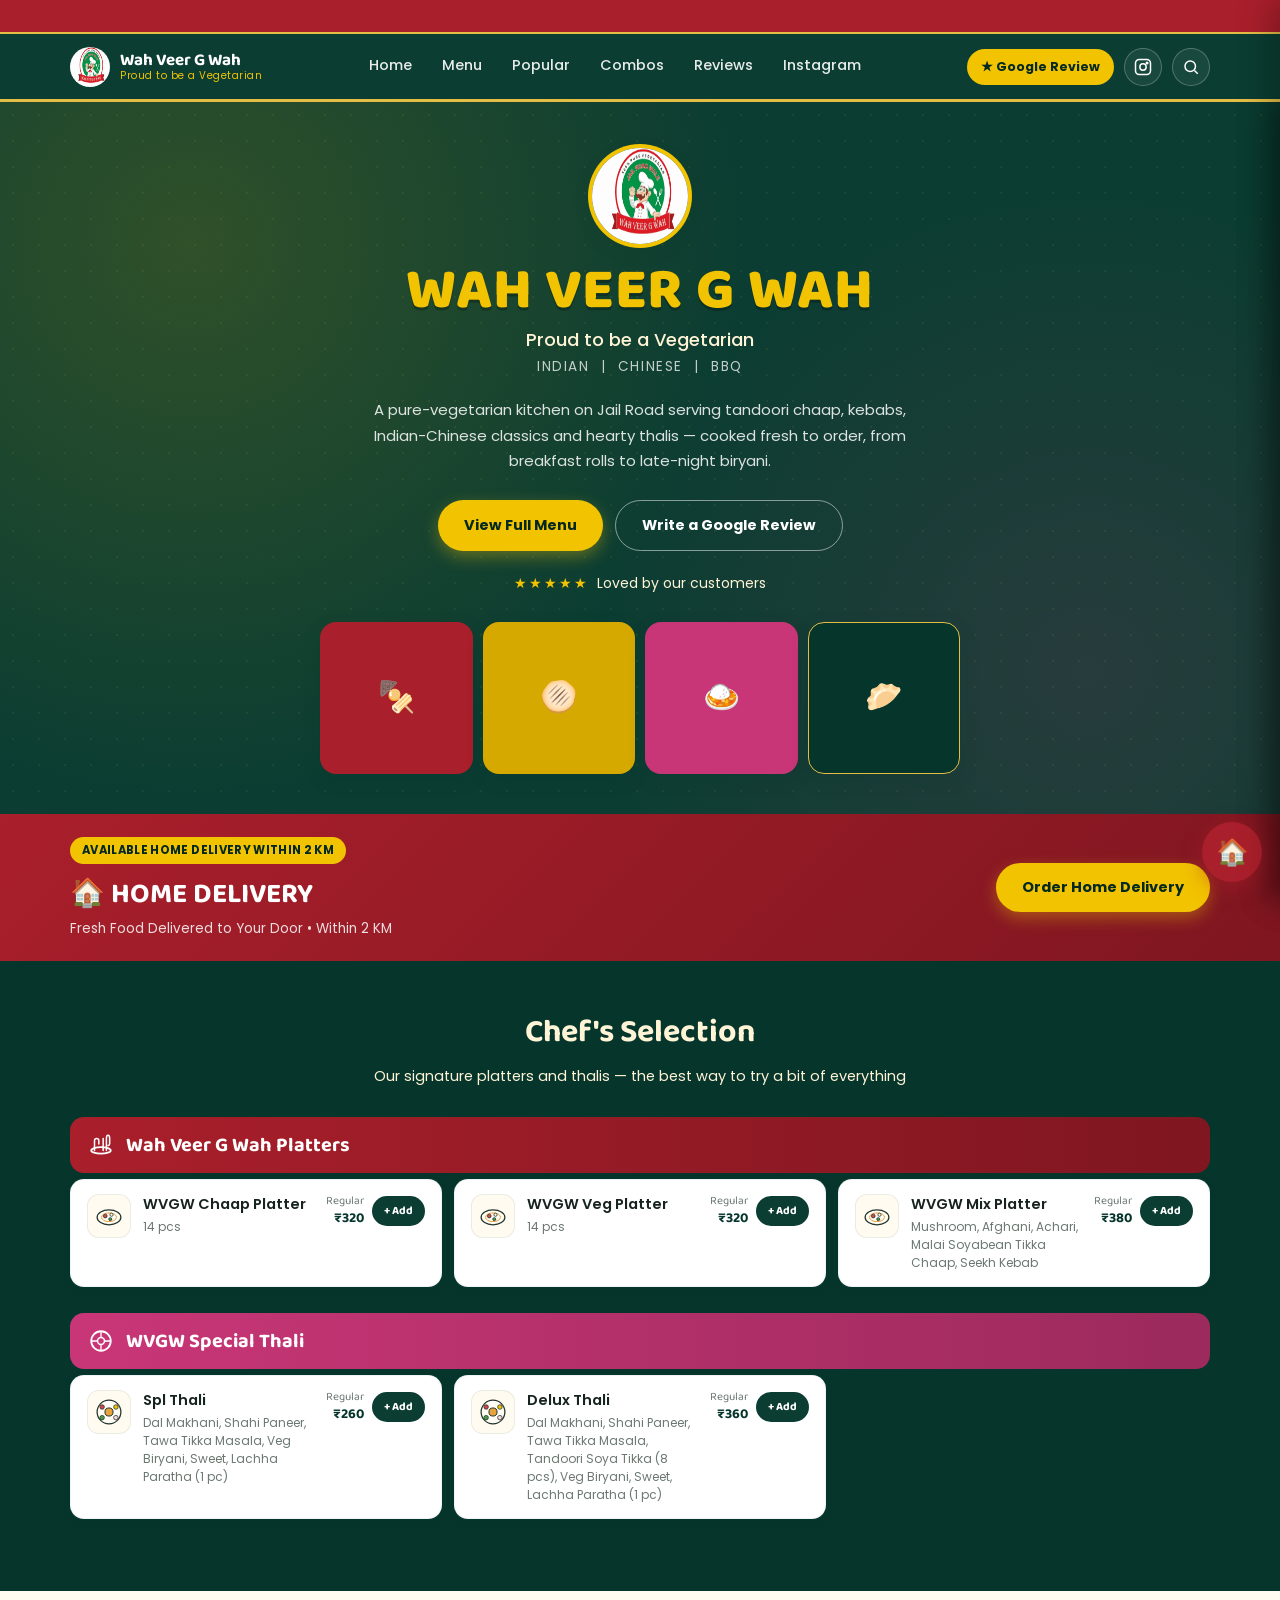
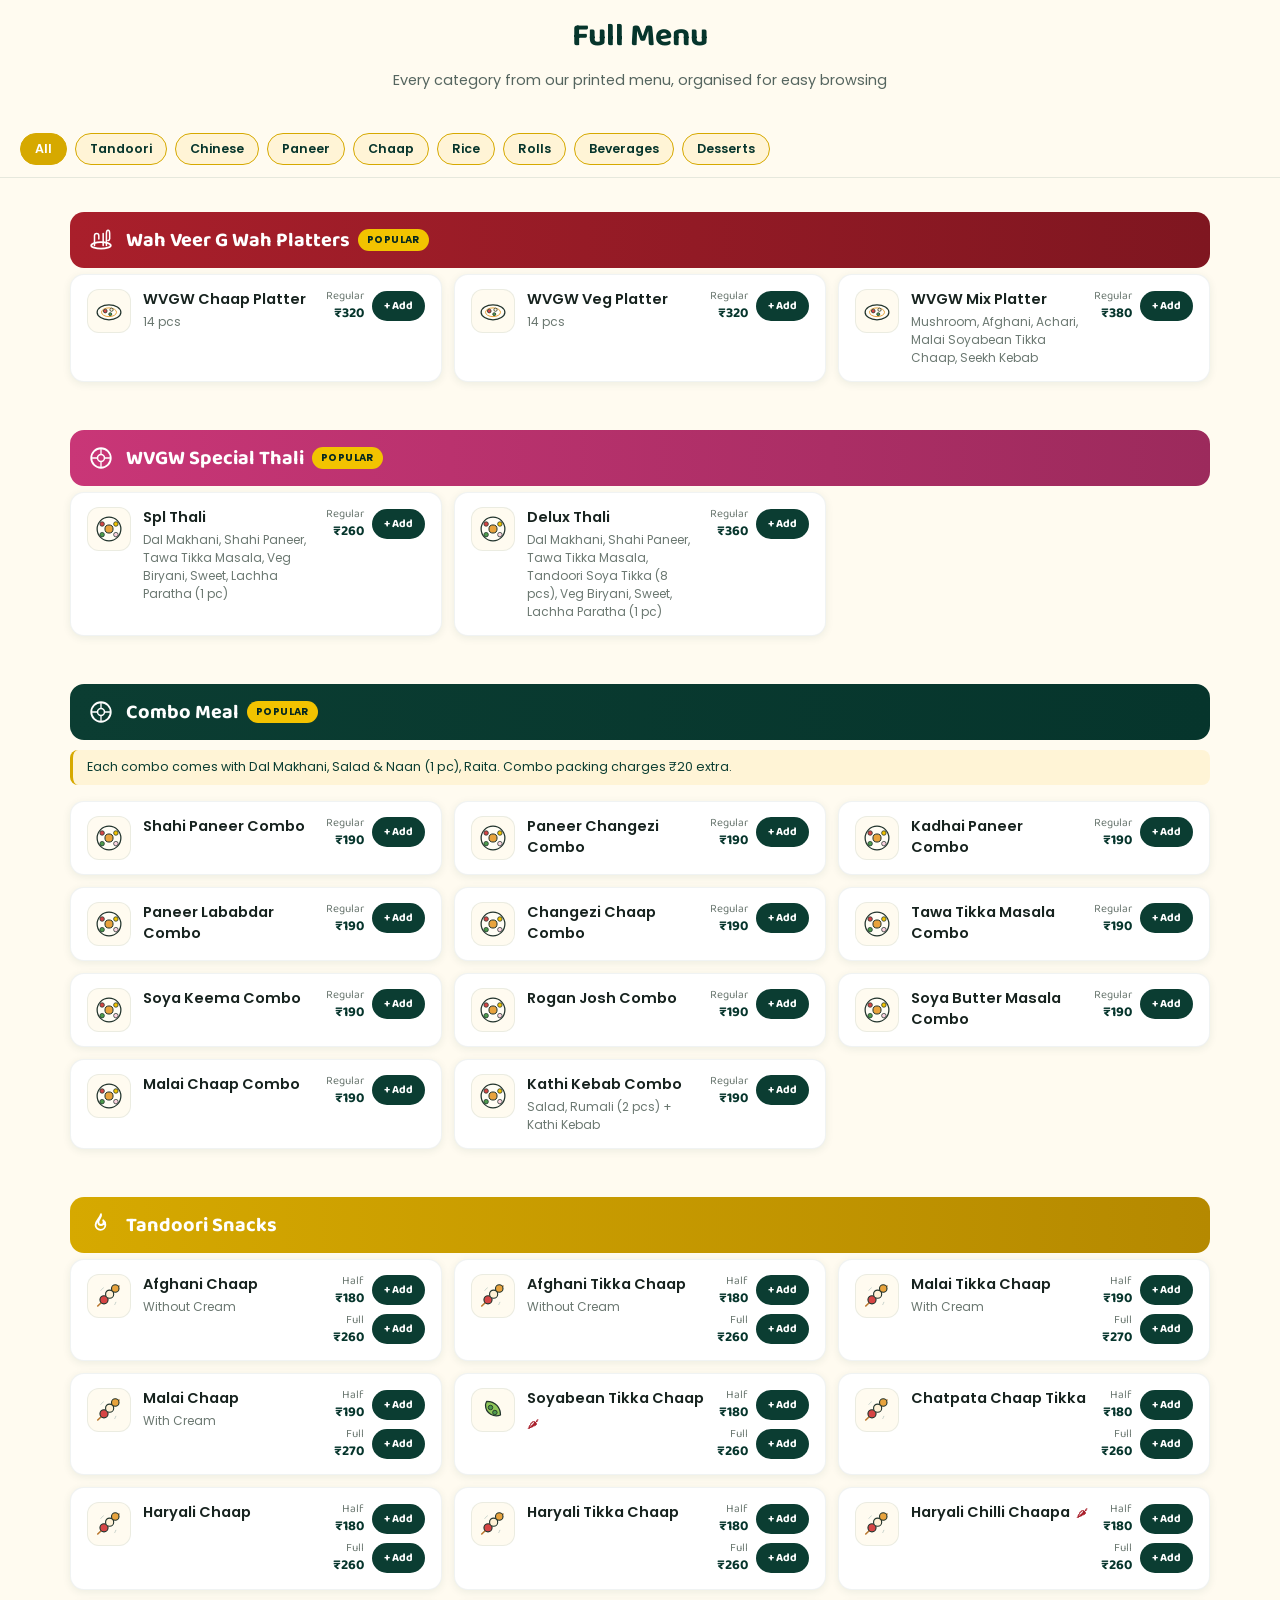
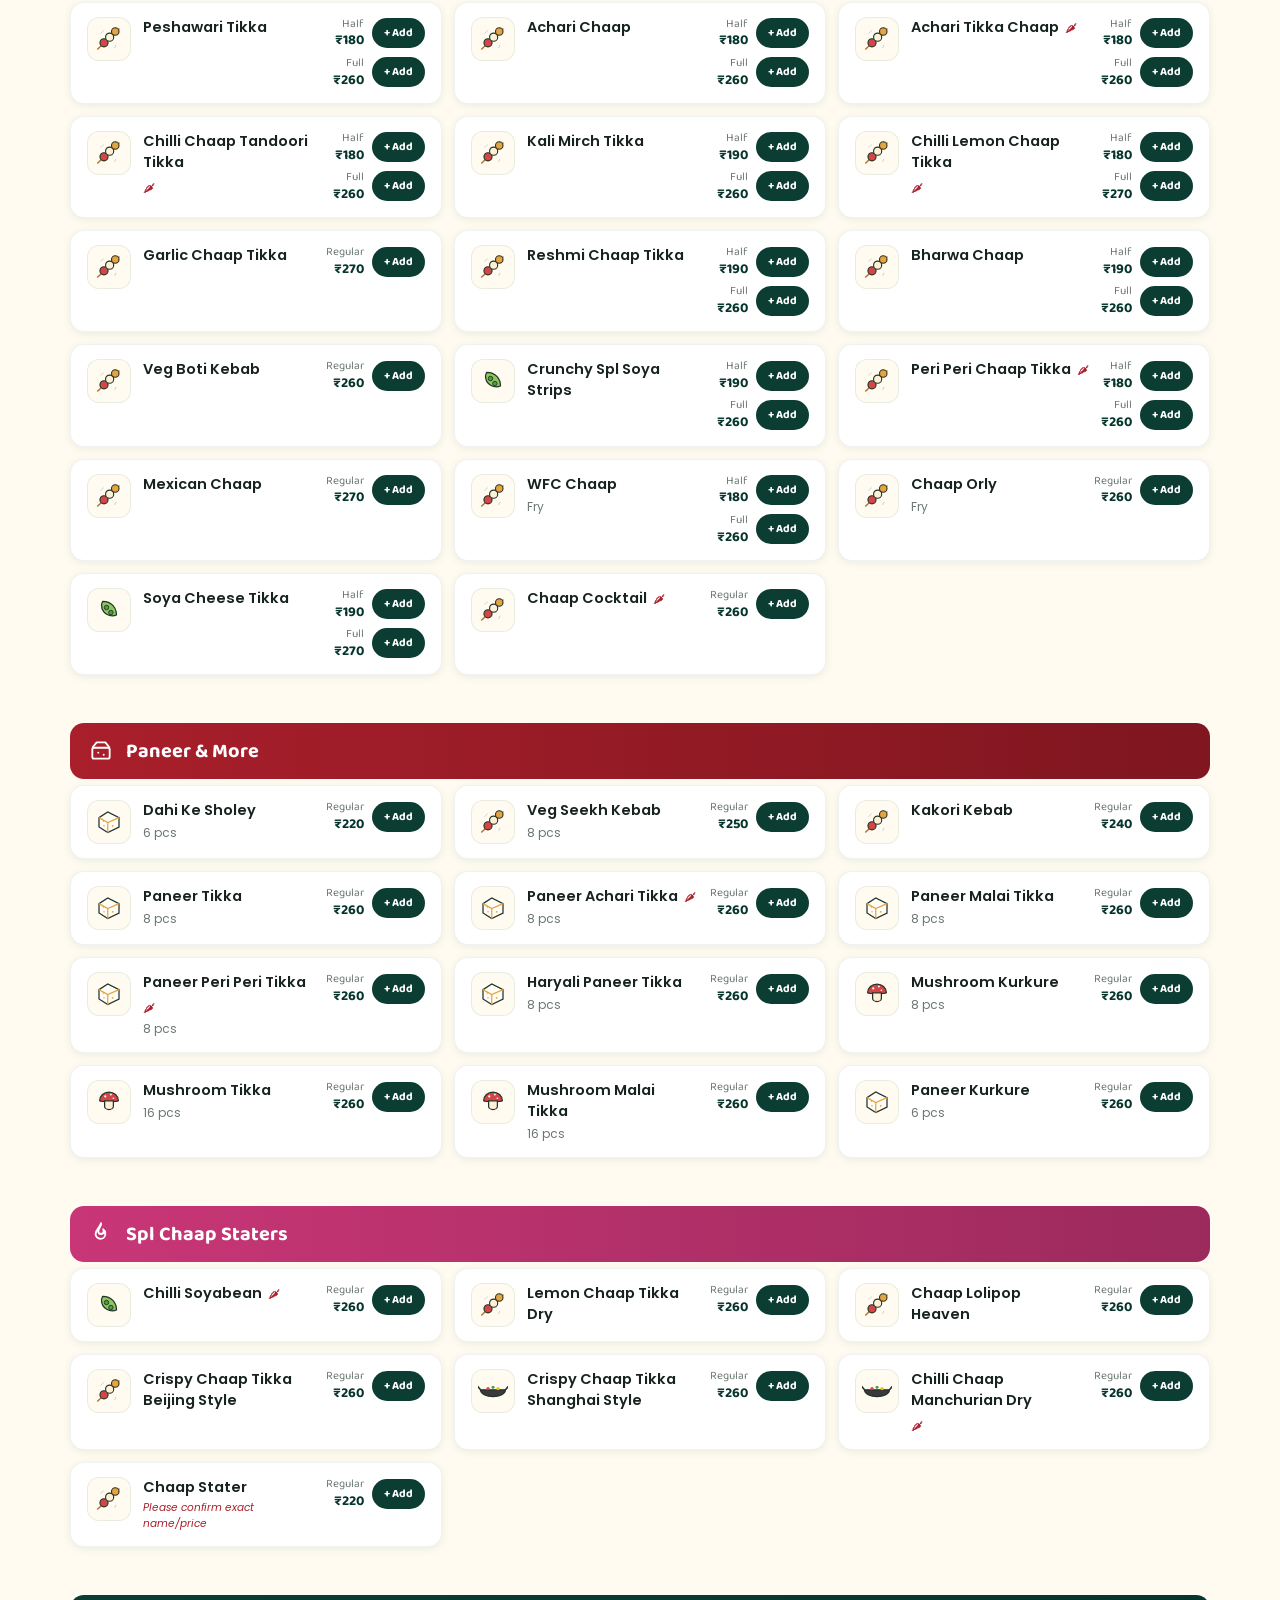
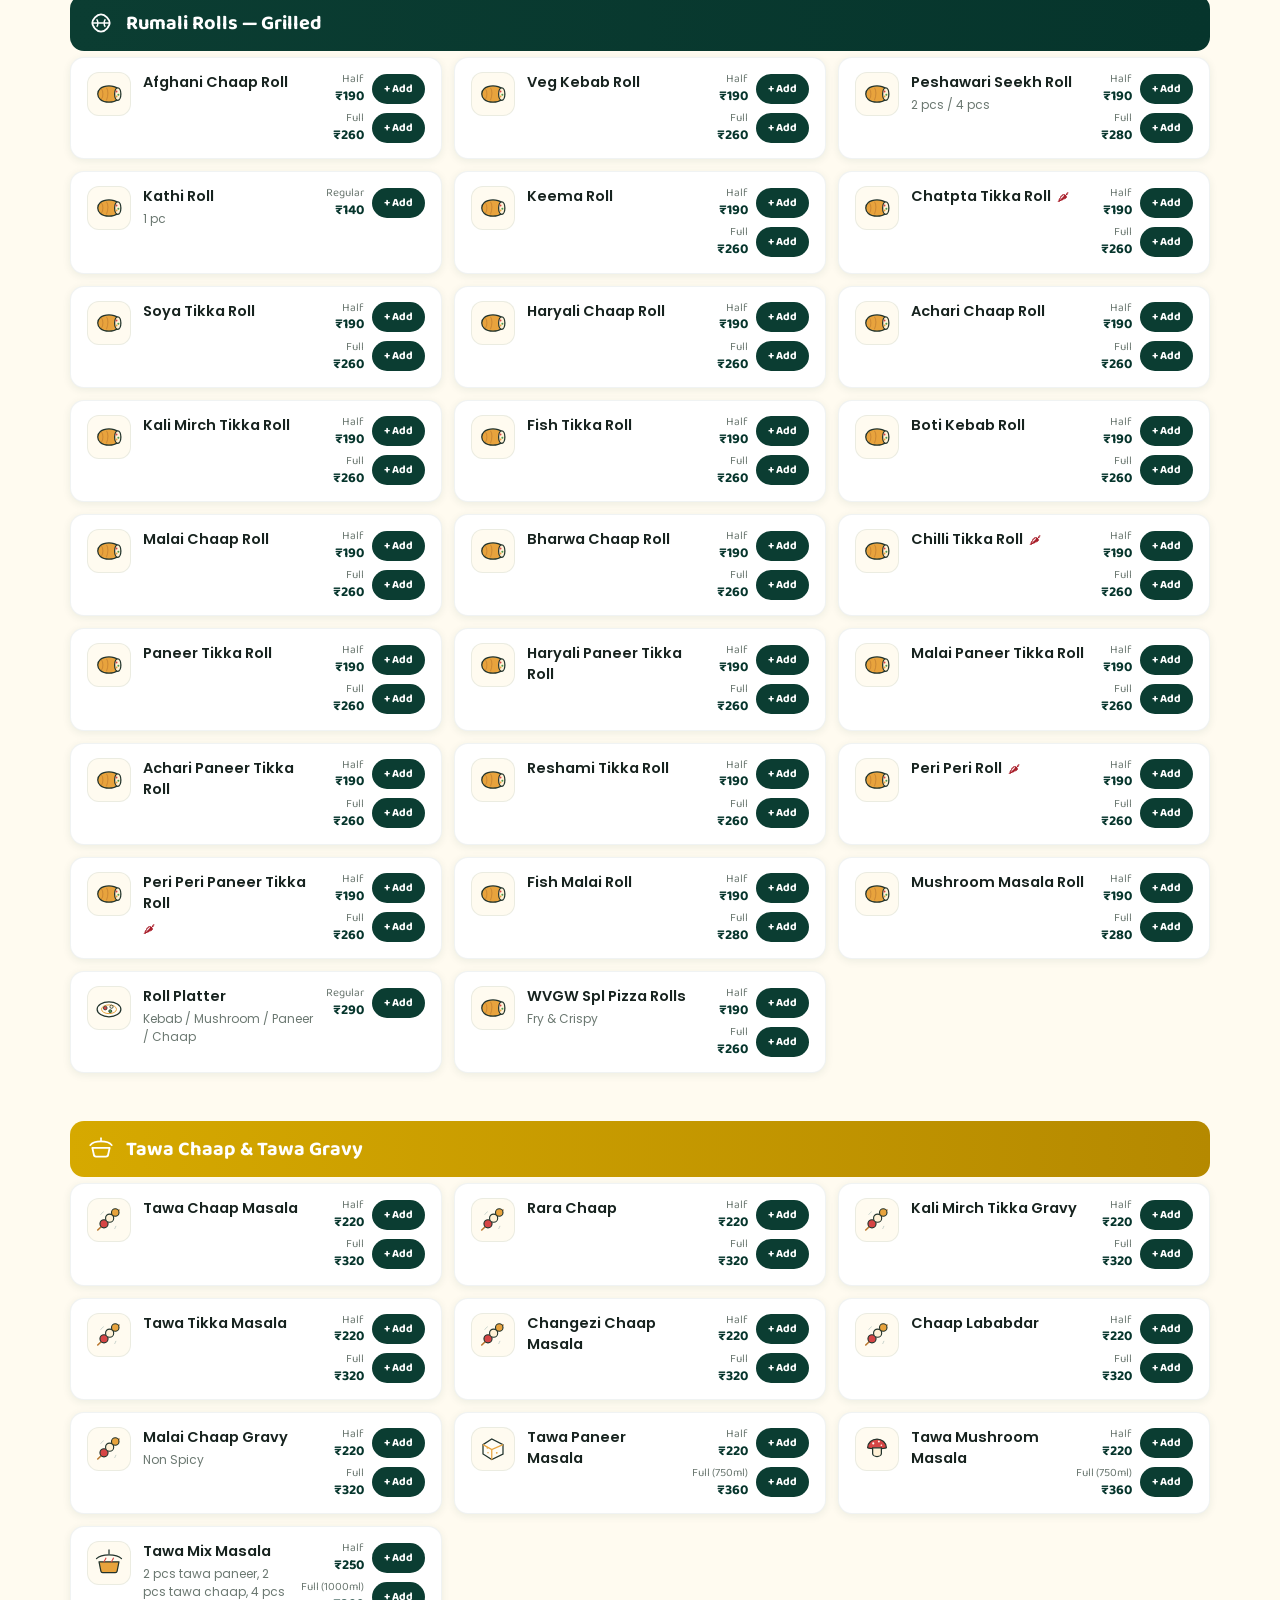
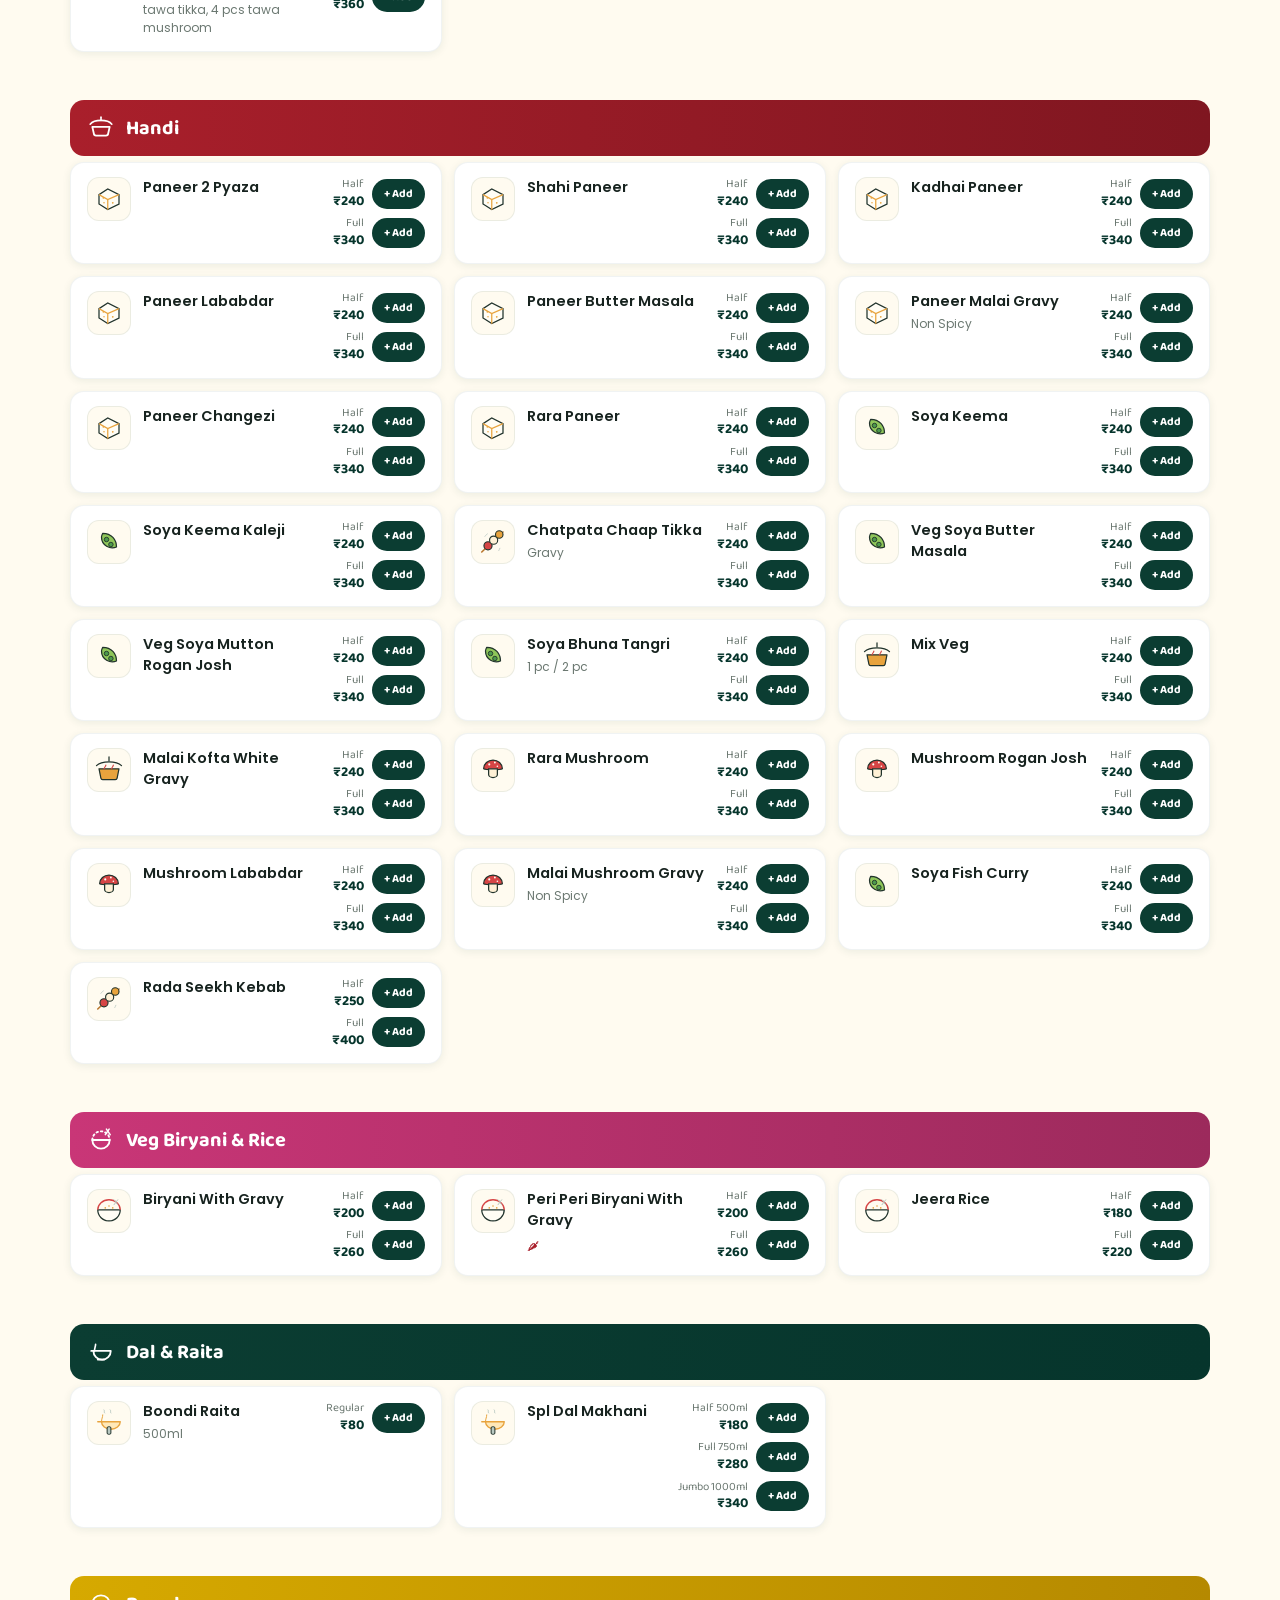
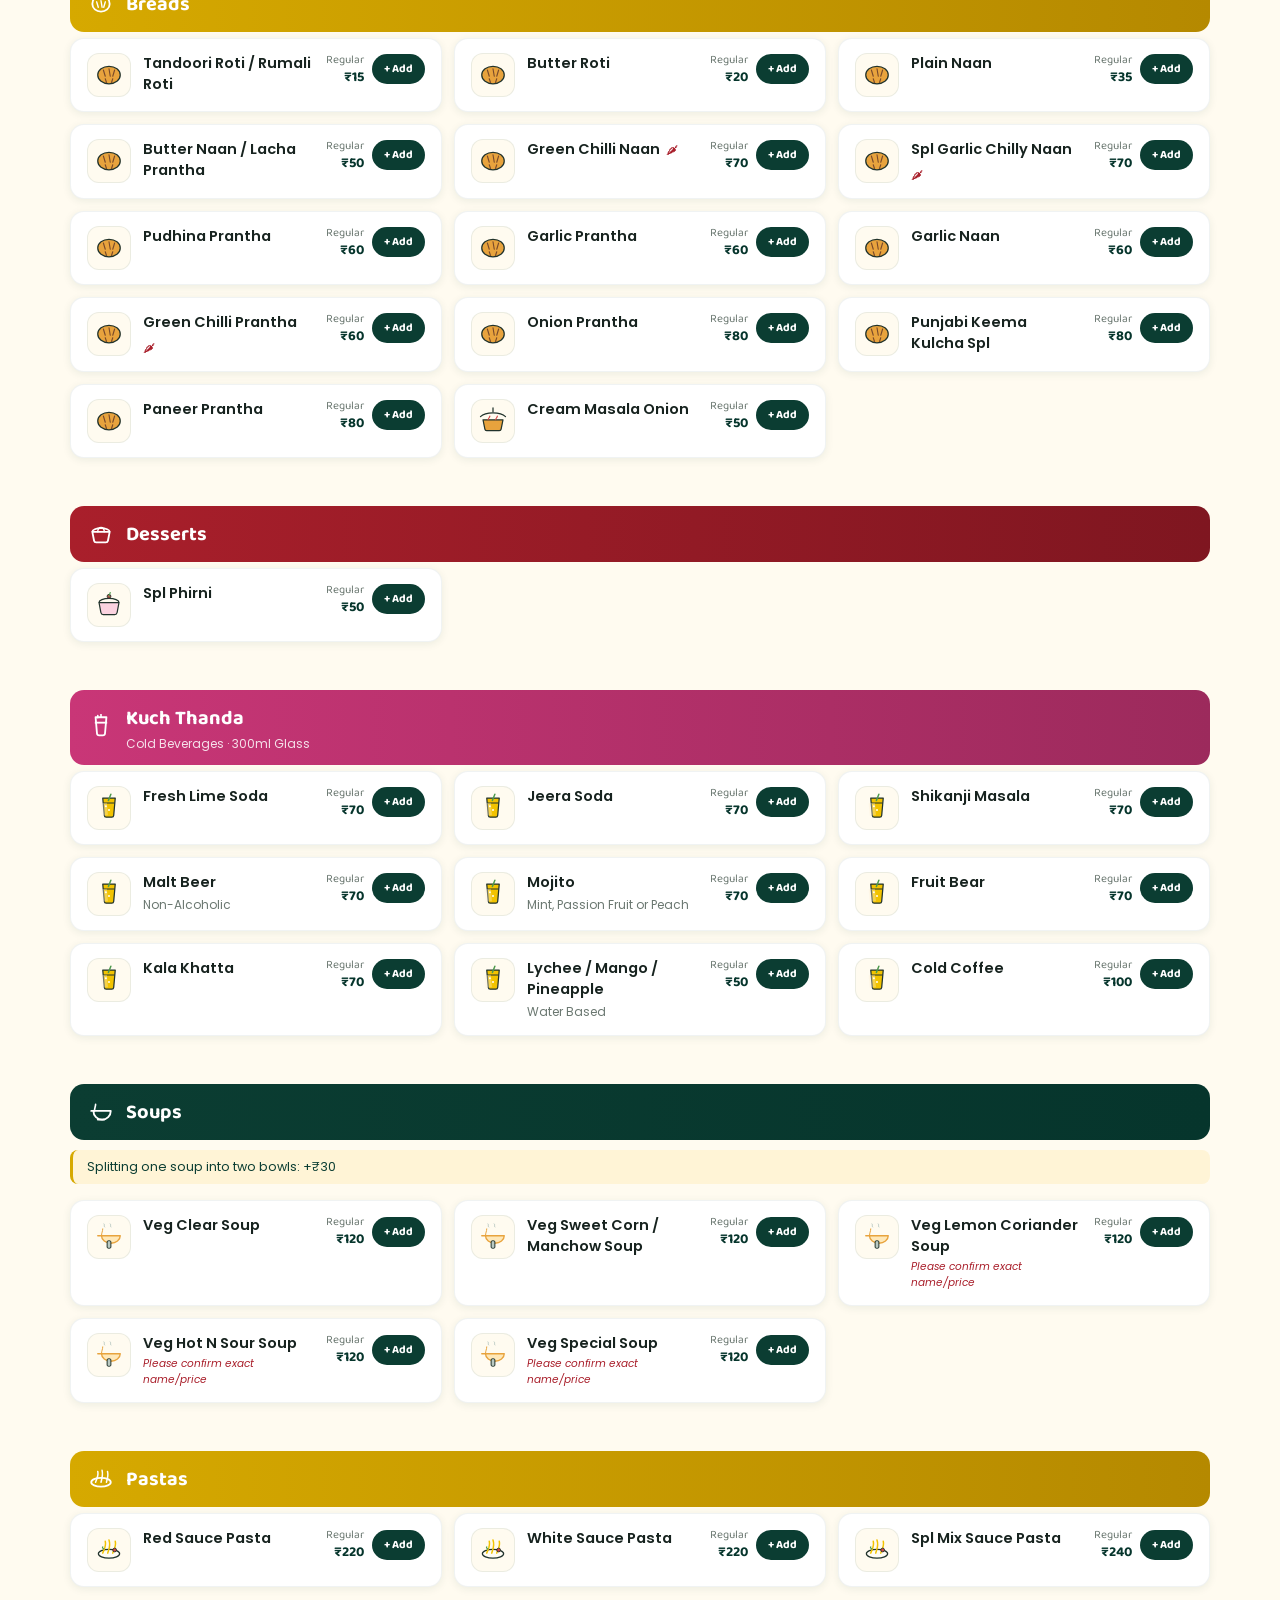
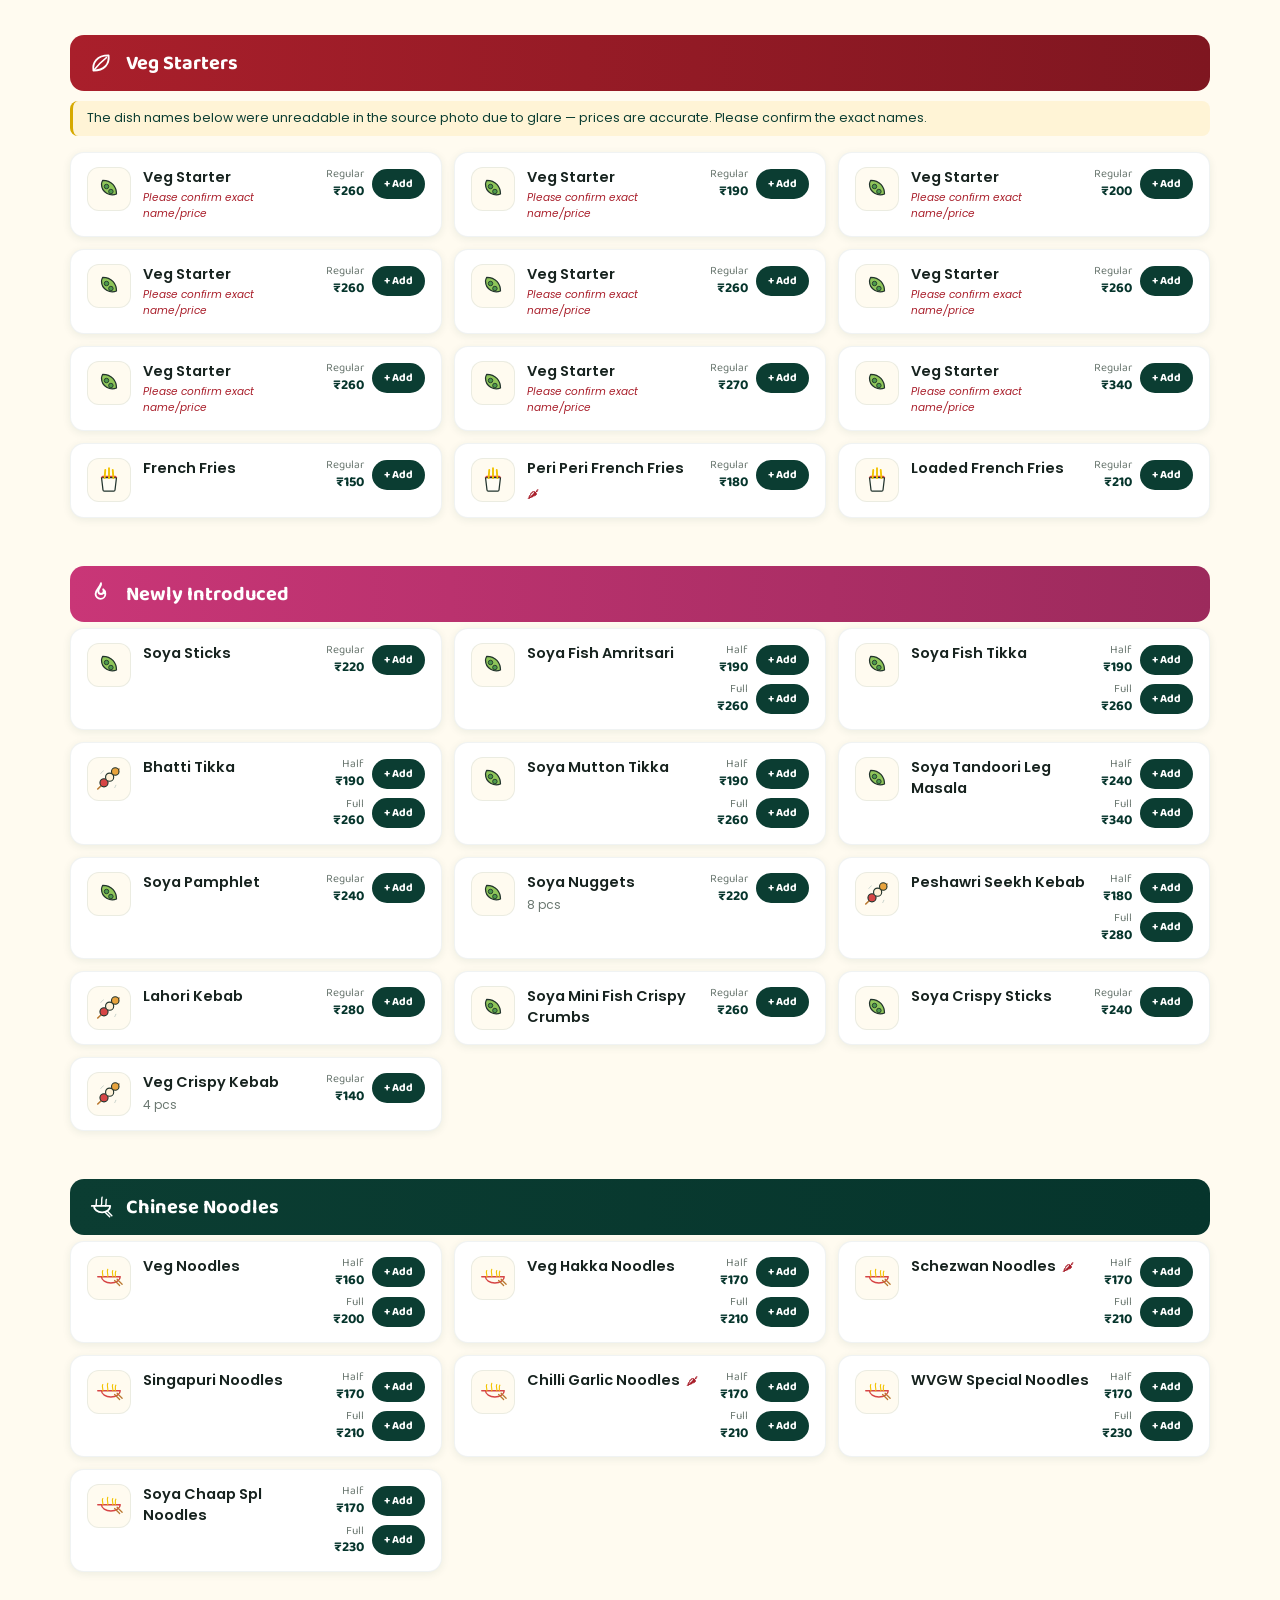
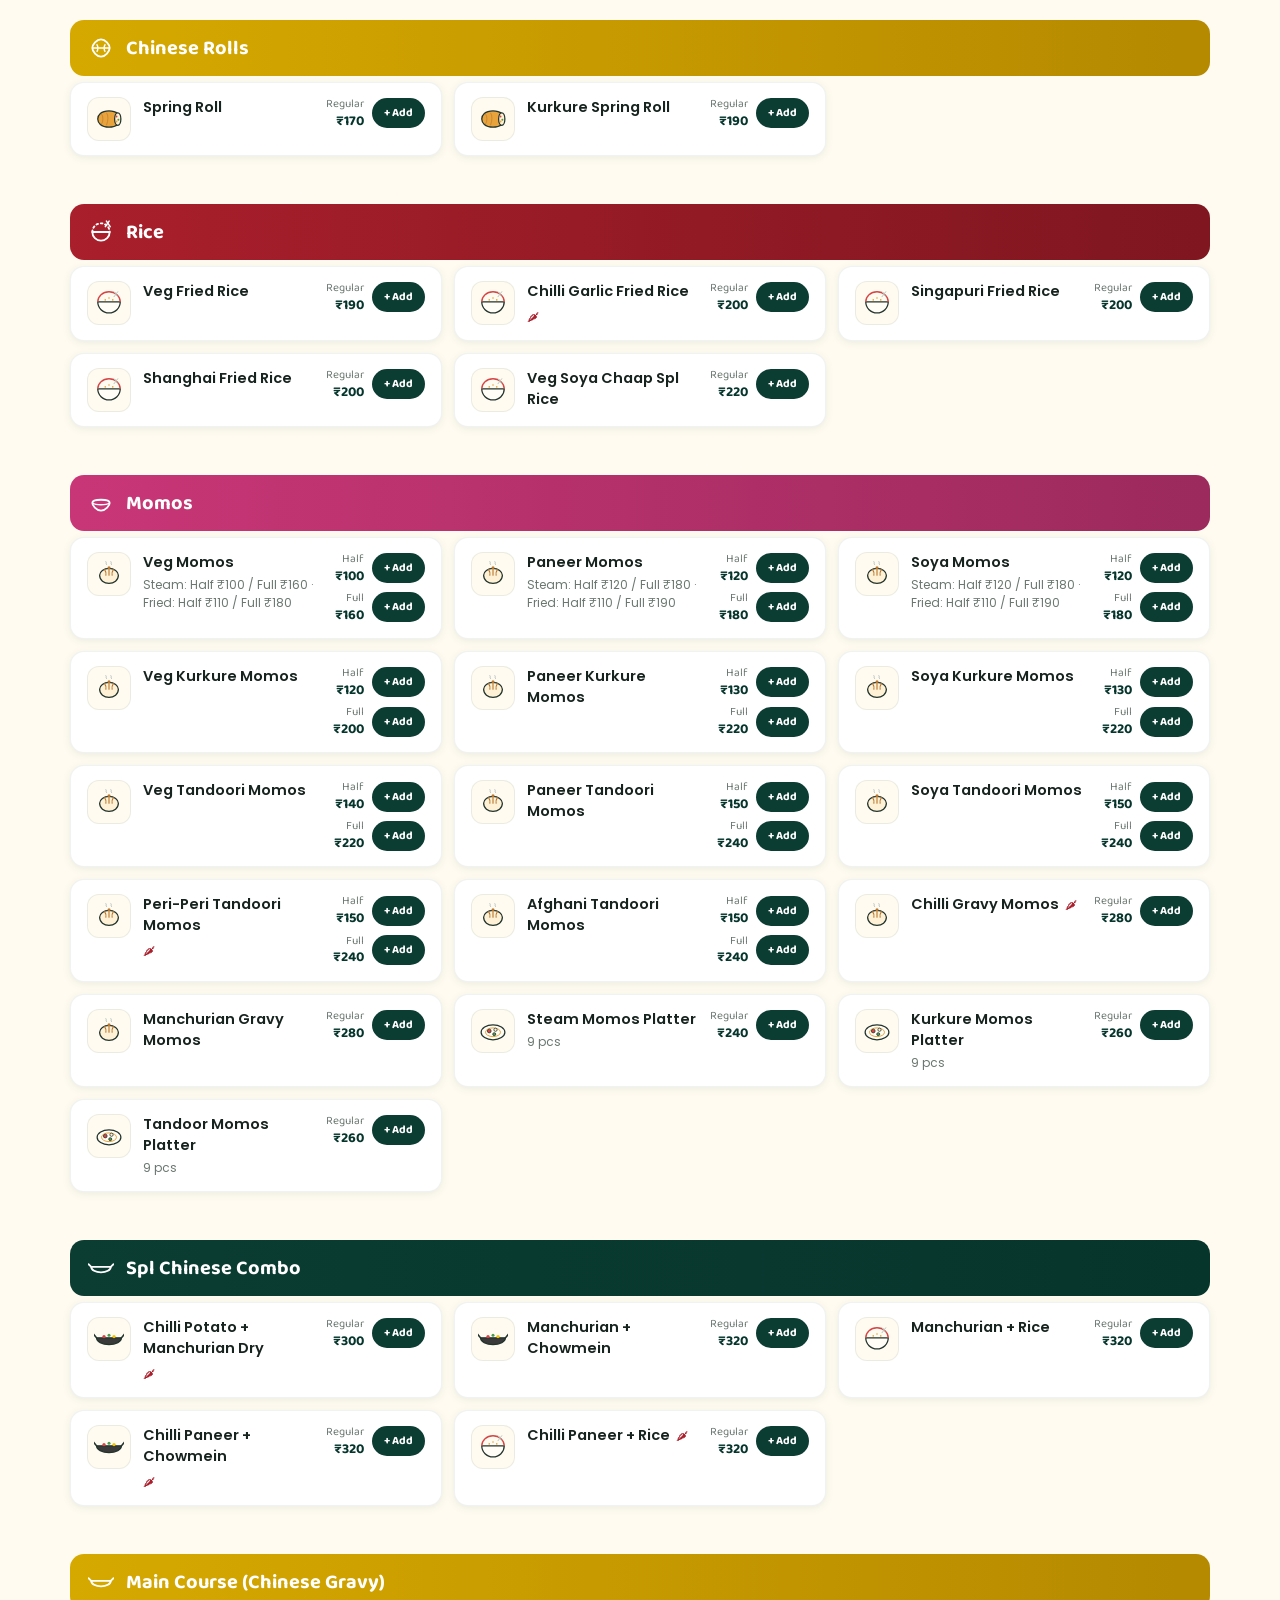
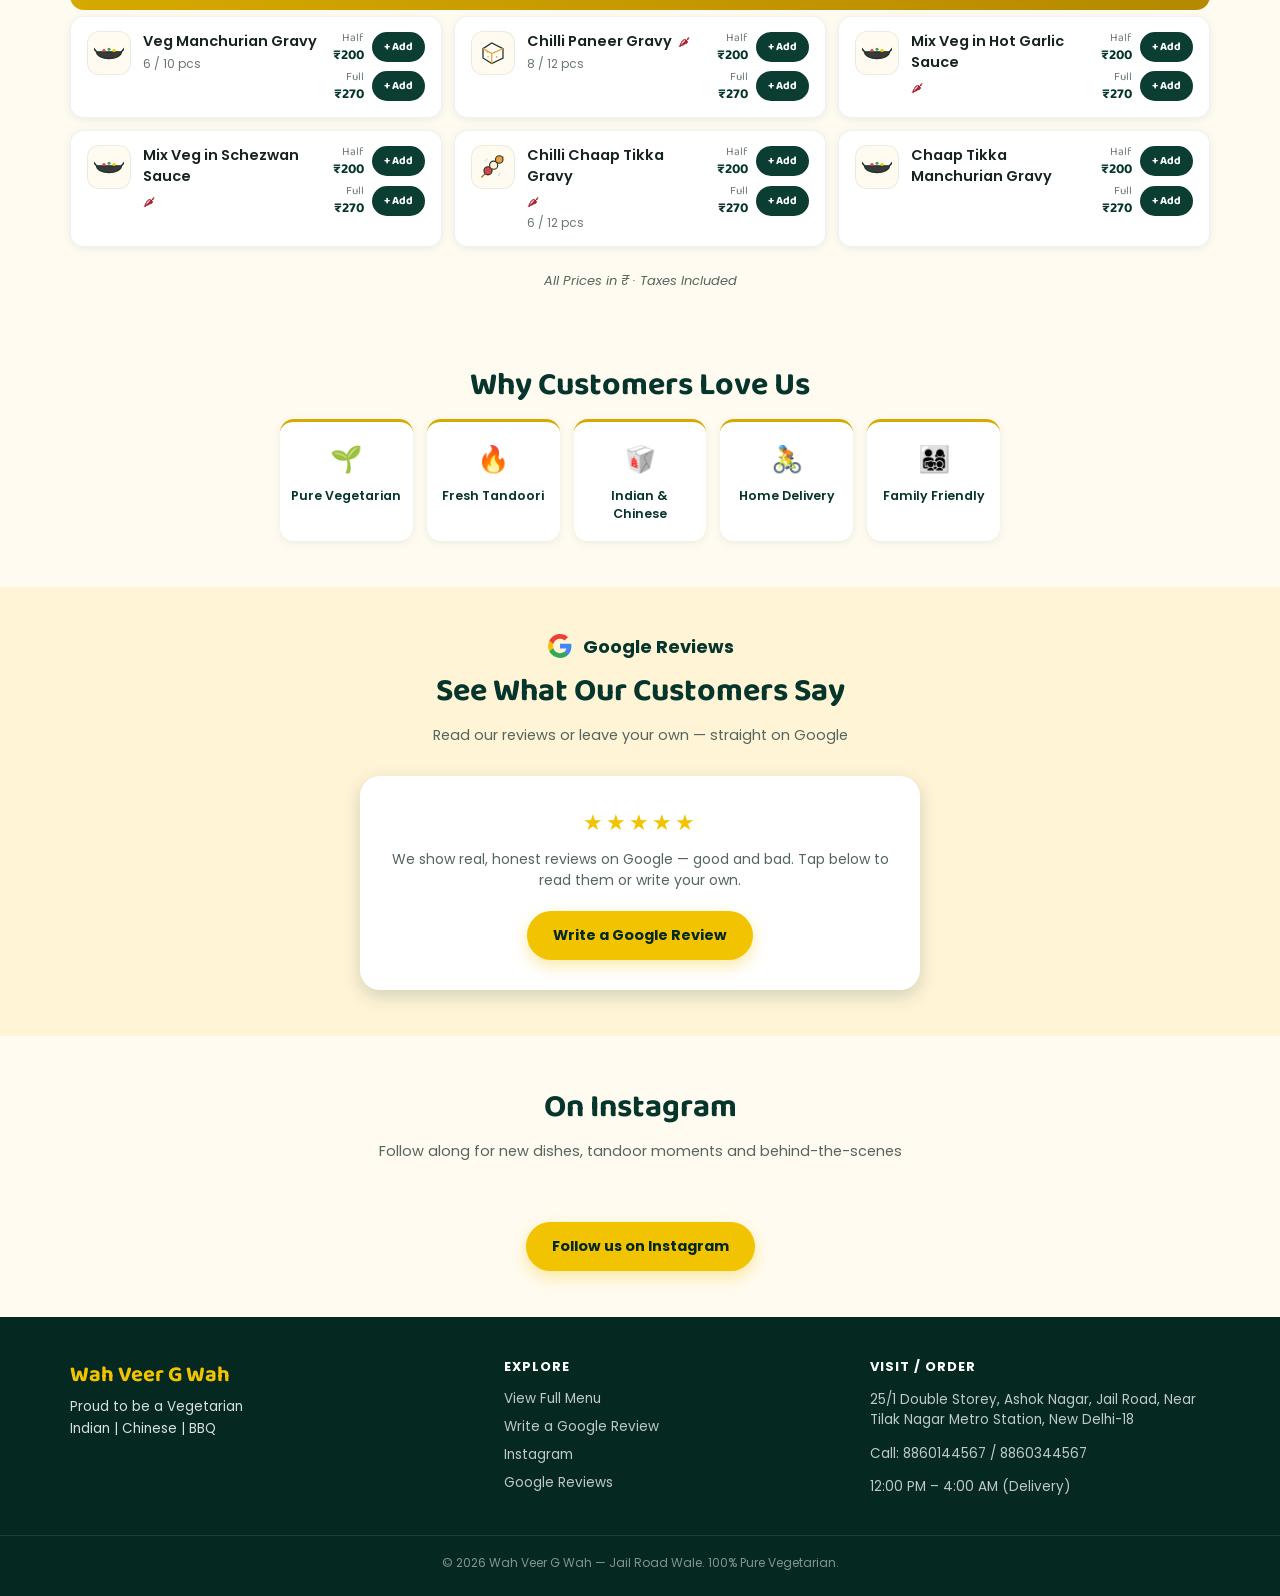
<file: index.html>
<!DOCTYPE html>
<html lang="en">
<head>
<meta charset="UTF-8" />
<meta name="viewport" content="width=device-width, initial-scale=1.0" />
<title>Wah Veer G Wah — Digital Menu | Proud to be a Vegetarian</title>
<meta name="description" content="Wah Veer G Wah — 100% pure vegetarian Indian, Chinese &amp; BBQ menu. Jail Road, New Delhi. View the full digital menu, order now, or write us a Google review." />
<link rel="icon" href="[data-uri]" />
<link rel="stylesheet" href="styles.css" />
</head>
<body>

  <!-- ================= ICON SPRITE (original line icons, no third-party art) ================= -->
  <svg width="0" height="0" style="position:absolute" aria-hidden="true">
    <defs>
      <symbol id="icon-flame" viewBox="0 0 24 24"><path fill="none" stroke="currentColor" stroke-width="1.7" stroke-linecap="round" stroke-linejoin="round" d="M12 2c1 3-2.5 4-2.5 7.5a2.5 2.5 0 0 0 5 0c0-1-.5-1.8-.5-1.8s2 1.3 2 4.3a4.5 4.5 0 0 1-9 0C7 7.5 11 6.5 12 2z"/></symbol>
      <symbol id="icon-cheese" viewBox="0 0 24 24"><rect x="4" y="9" width="16" height="10" rx="1.5" fill="none" stroke="currentColor" stroke-width="1.7"/><path d="M4 9l4-5h8l4 5" fill="none" stroke="currentColor" stroke-width="1.7" stroke-linejoin="round"/><circle cx="9.5" cy="13.5" r=".9" fill="currentColor"/><circle cx="14.5" cy="15.5" r=".9" fill="currentColor"/></symbol>
      <symbol id="icon-drink" viewBox="0 0 24 24"><path d="M7 3h10l-1.3 15a2 2 0 0 1-2 1.8h-3.4a2 2 0 0 1-2-1.8L7 3z" fill="none" stroke="currentColor" stroke-width="1.7" stroke-linejoin="round"/><line x1="6.3" y1="8" x2="17.7" y2="8" stroke="currentColor" stroke-width="1.7"/><line x1="9" y1="1.5" x2="9" y2="3.5" stroke="currentColor" stroke-width="1.5" stroke-linecap="round"/><line x1="12" y1="0.5" x2="12" y2="3" stroke="currentColor" stroke-width="1.5" stroke-linecap="round"/></symbol>
      <symbol id="icon-soup" viewBox="0 0 24 24"><path d="M3 11h18a8 8 0 0 1-16 0z" fill="none" stroke="currentColor" stroke-width="1.7" stroke-linejoin="round"/><path d="M6 11c0-3 1-4 1-6" fill="none" stroke="currentColor" stroke-width="1.5" stroke-linecap="round"/><line x1="9" y1="19" x2="15" y2="19" stroke="currentColor" stroke-width="1.7" stroke-linecap="round"/></symbol>
      <symbol id="icon-pasta" viewBox="0 0 24 24"><ellipse cx="12" cy="15" rx="9" ry="4" fill="none" stroke="currentColor" stroke-width="1.7"/><path d="M7 15c1-3 3-6 2-10M12 15c1-4 2-7 1-11M17 15c1-3 2-6 1-10" fill="none" stroke="currentColor" stroke-width="1.4" stroke-linecap="round"/></symbol>
      <symbol id="icon-leaf" viewBox="0 0 24 24"><path d="M5 19c-1-7 3-14 14-14 1 8-4 14-14 14z" fill="none" stroke="currentColor" stroke-width="1.7" stroke-linejoin="round"/><path d="M6 18c3-4 6-7 11-11" fill="none" stroke="currentColor" stroke-width="1.4" stroke-linecap="round"/></symbol>
      <symbol id="icon-platter" viewBox="0 0 24 24"><ellipse cx="12" cy="17" rx="9" ry="3" fill="none" stroke="currentColor" stroke-width="1.7"/><path d="M6 17V8a2 2 0 1 1 4 0v3M14 17V6M17 17V6a1.5 3 0 0 1 3 0v5a1.5 3 0 0 1-1.5 1.5" fill="none" stroke="currentColor" stroke-width="1.4" stroke-linecap="round"/></symbol>
      <symbol id="icon-roll" viewBox="0 0 24 24"><path d="M4 12c0-3 4-8 8-8s8 5 8 8-4 8-8 8-8-5-8-8z" fill="none" stroke="currentColor" stroke-width="1.7"/><path d="M4 12h16M8 8.5c1.5 2 1.5 5.5 0 7M16 8.5c-1.5 2-1.5 5.5 0 7" fill="none" stroke="currentColor" stroke-width="1.3"/></symbol>
      <symbol id="icon-thali" viewBox="0 0 24 24"><circle cx="12" cy="12" r="9" fill="none" stroke="currentColor" stroke-width="1.7"/><circle cx="12" cy="12" r="3.2" fill="none" stroke="currentColor" stroke-width="1.4"/><path d="M12 3v5.8M12 20.2V15M3 12h5.8M15 12h5.8" fill="none" stroke="currentColor" stroke-width="1.2"/></symbol>
      <symbol id="icon-pot" viewBox="0 0 24 24"><path d="M4 11h16l-1.4 6.2A2 2 0 0 1 16.6 19H7.4a2 2 0 0 1-2-1.8L4 11z" fill="none" stroke="currentColor" stroke-width="1.7" stroke-linejoin="round"/><path d="M2 8.5C4 6 8 5 12 5s8 1 10 3.5" fill="none" stroke="currentColor" stroke-width="1.5" stroke-linecap="round"/><line x1="12" y1="2" x2="12" y2="5" stroke="currentColor" stroke-width="1.5" stroke-linecap="round"/></symbol>
      <symbol id="icon-rice" viewBox="0 0 24 24"><path d="M4 12a8 8 0 0 0 16 0z" fill="none" stroke="currentColor" stroke-width="1.7" stroke-linejoin="round"/><path d="M4 12c0-4.5 3.6-8 8-8s8 3.5 8 8" fill="none" stroke="currentColor" stroke-width="1.7" stroke-dasharray="1.5 2.6" stroke-linecap="round"/><line x1="17" y1="2" x2="20.5" y2="7" stroke="currentColor" stroke-width="1.4" stroke-linecap="round"/><line x1="19.5" y1="2" x2="16" y2="7" stroke="currentColor" stroke-width="1.4" stroke-linecap="round"/></symbol>
      <symbol id="icon-bread" viewBox="0 0 24 24"><path d="M12 4c5 0 8 3.5 8 8 0 4-3.5 7-8 7s-8-3-8-7c0-4.5 3-8 8-8z" fill="none" stroke="currentColor" stroke-width="1.7"/><path d="M8 10l1.5 5M12 9l1 6M16 10l-1.5 5" fill="none" stroke="currentColor" stroke-width="1.3" stroke-linecap="round"/></symbol>
      <symbol id="icon-dessert" viewBox="0 0 24 24"><path d="M4 10h16l-1.6 8.2a2 2 0 0 1-2 1.6H7.6a2 2 0 0 1-2-1.6L4 10z" fill="none" stroke="currentColor" stroke-width="1.7" stroke-linejoin="round"/><path d="M4 10a8 3.4 0 0 1 16 0" fill="none" stroke="currentColor" stroke-width="1.7"/><path d="M9 10c0-2.5 1-4 3-4s3 1.5 3 4" fill="none" stroke="currentColor" stroke-width="1.3" stroke-linecap="round"/></symbol>
      <symbol id="icon-noodle" viewBox="0 0 24 24"><path d="M3.5 11h17a7.5 6 0 0 1-15 0z" fill="none" stroke="currentColor" stroke-width="1.7" stroke-linejoin="round"/><path d="M7 11c1.5-2 0-4 1-6M12 11c1.5-2.5 0-5 1-8M16 11c1.5-2 0-4 1-6" fill="none" stroke="currentColor" stroke-width="1.3" stroke-linecap="round"/><line x1="16" y1="17" x2="20" y2="21" stroke="currentColor" stroke-width="1.4" stroke-linecap="round"/><line x1="18" y1="16" x2="22" y2="20" stroke="currentColor" stroke-width="1.4" stroke-linecap="round"/></symbol>
      <symbol id="icon-dumpling" viewBox="0 0 24 24"><path d="M4 12c0-2 3.5-3 8-3s8 1 8 3-3.5 7-8 7-8-5-8-7z" fill="none" stroke="currentColor" stroke-width="1.7" stroke-linejoin="round"/><path d="M4 12c1.5 1 4.5 1.6 8 1.6s6.5-.6 8-1.6" fill="none" stroke="currentColor" stroke-width="1.3"/></symbol>
      <symbol id="icon-wok" viewBox="0 0 24 24"><path d="M3 11h18a9 5 0 0 1-18 0z" fill="none" stroke="currentColor" stroke-width="1.7" stroke-linejoin="round"/><line x1="3" y1="11" x2="0.5" y2="8.5" stroke="currentColor" stroke-width="1.6" stroke-linecap="round"/><line x1="21" y1="11" x2="23.5" y2="8.5" stroke="currentColor" stroke-width="1.6" stroke-linecap="round"/></symbol>

      <!-- =================================================================
           PER-DISH CARTOON ICONS (original artwork, colorful, for menu cards)
           ================================================================= -->
      <symbol id="dish-skewer" viewBox="0 0 48 48">
        <line x1="6" y1="40" x2="40" y2="8" stroke="#B9772E" stroke-width="2.6" stroke-linecap="round"/>
        <circle cx="16" cy="30" r="6.5" fill="#D64545" stroke="#21332C" stroke-width="1.8"/>
        <circle cx="25" cy="21" r="6.5" fill="#FFF1D6" stroke="#21332C" stroke-width="1.8"/>
        <circle cx="34" cy="12" r="6" fill="#E8A33D" stroke="#21332C" stroke-width="1.8"/>
        <path d="M11 15c2-3 4-4 4-4M35 34c-1 3-2 4-2 4" stroke="#B9C9C2" stroke-width="1.6" stroke-linecap="round" fill="none" opacity=".8"/>
      </symbol>
      <symbol id="dish-paneer" viewBox="0 0 48 48">
        <path d="M8 32V17l14-9 18 9v15l-18 9z" fill="#FFFDF5" stroke="#21332C" stroke-width="2"/>
        <path d="M8 17l14 8 18-8" fill="none" stroke="#E8A33D" stroke-width="2"/>
        <line x1="22" y1="25" x2="22" y2="41" stroke="#E8A33D" stroke-width="2"/>
        <circle cx="15" cy="22" r="1.4" fill="#E8A33D"/>
        <circle cx="30" cy="30" r="1.4" fill="#E8A33D"/>
        <circle cx="16" cy="30" r="1.2" fill="#E8A33D"/>
      </symbol>
      <symbol id="dish-momo" viewBox="0 0 48 48">
        <path d="M9 26a15 11 0 0 1 30 0c0 8-7 13-15 13S9 34 9 26z" fill="#FFF1D6" stroke="#21332C" stroke-width="2"/>
        <path d="M24 15v11M17 17c2 3 3 6 2 9M31 17c-2 3-3 6-2 9" fill="none" stroke="#B9772E" stroke-width="1.8" stroke-linecap="round"/>
        <circle cx="24" cy="14" r="2.4" fill="#B9772E"/>
        <path class="steam-anim" d="M20 9c-2-2 1-3-1-5M28 9c-2-2 1-3-1-5" stroke="#B9C9C2" stroke-width="1.6" stroke-linecap="round" fill="none"/>
      </symbol>
      <symbol id="dish-noodles" viewBox="0 0 48 48">
        <path d="M6 22h36a15 10 0 0 1-30 0z" fill="none" stroke="#D64545" stroke-width="2.2" stroke-linejoin="round"/>
        <path d="M14 22c1-4-2-6 0-10M22 22c1-5-2-7 0-12M30 22c1-4-2-6 0-10M34 22c1-4-1-6 1-9" fill="none" stroke="#F2C300" stroke-width="1.8" stroke-linecap="round"/>
        <line x1="33" y1="28" x2="41" y2="36" stroke="#B9772E" stroke-width="2" stroke-linecap="round"/>
        <line x1="37" y1="26" x2="45" y2="34" stroke="#B9772E" stroke-width="2" stroke-linecap="round"/>
      </symbol>
      <symbol id="dish-rice" viewBox="0 0 48 48">
        <path d="M6 22a18 18 0 0 0 36 0z" fill="#FFFDF5" stroke="#21332C" stroke-width="2"/>
        <path d="M6 22c0-9 8-16 18-16s18 7 18 16" fill="none" stroke="#D64545" stroke-width="2.2"/>
        <circle cx="18" cy="19" r="1.3" fill="#E8A33D"/><circle cx="24" cy="16" r="1.3" fill="#E8A33D"/><circle cx="30" cy="19" r="1.3" fill="#E8A33D"/>
        <path d="M32 6l6 8M38 6l-6 8" stroke="#B9C9C2" stroke-width="1.6" stroke-linecap="round"/>
      </symbol>
      <symbol id="dish-soup" viewBox="0 0 48 48">
        <path d="M6 22h36a15 12 0 0 1-30 0z" fill="#FFE8B8" stroke="#E8A33D" stroke-width="2.2" stroke-linejoin="round"/>
        <path d="M12 22c0-5 2-7 2-11" fill="none" stroke="#E8A33D" stroke-width="1.6" stroke-linecap="round"/>
        <rect x="21" y="30" width="6" height="12" rx="2" fill="#B9C9C2" stroke="#21332C" stroke-width="1.6"/>
        <path d="M17 8c-2-2 1-3-1-5M27 8c-2-2 1-3-1-5" stroke="#B9C9C2" stroke-width="1.6" stroke-linecap="round" fill="none"/>
      </symbol>
      <symbol id="dish-pasta" viewBox="0 0 48 48">
        <ellipse cx="24" cy="30" rx="17" ry="7" fill="#FFFDF5" stroke="#21332C" stroke-width="2"/>
        <path d="M14 29c2-6 6-11 4-19M22 29c2-7 5-12 2-21M30 29c2-6 6-11 4-19" fill="none" stroke="#F2C300" stroke-width="2.4" stroke-linecap="round"/>
        <circle cx="33" cy="24" r="3" fill="#D64545" stroke="#21332C" stroke-width="1.4"/>
        <path d="M16 22c-2 0-3-2-2-3" stroke="#4C9A4C" stroke-width="2" stroke-linecap="round" fill="none"/>
      </symbol>
      <symbol id="dish-drink" viewBox="0 0 48 48">
        <path d="M14 8h20l-2.5 28a3 3 0 0 1-3 2.7h-9a3 3 0 0 1-3-2.7L14 8z" fill="#F2C300" stroke="#21332C" stroke-width="2" stroke-linejoin="round"/>
        <path d="M14.9 16h18.2" stroke="#21332C" stroke-width="1.6"/>
        <path d="M15.6 16l1.7 20" stroke="#FFF1D6" stroke-width="10" opacity=".35"/>
        <line x1="27" y1="2" x2="23" y2="12" stroke="#4C9A4C" stroke-width="2.4" stroke-linecap="round"/>
        <circle cx="19" cy="21" r="1.6" fill="#FFFDF5"/><circle cx="24" cy="27" r="1.6" fill="#FFFDF5"/>
      </symbol>
      <symbol id="dish-roll" viewBox="0 0 48 48">
        <path d="M6 24c0-6 5-13 18-13s18 7 18 13-5 13-18 13S6 30 6 24z" fill="#E8A33D" stroke="#21332C" stroke-width="2"/>
        <ellipse cx="38" cy="24" rx="5" ry="10" fill="#FFF1D6" stroke="#21332C" stroke-width="2"/>
        <circle cx="36" cy="20" r="1.6" fill="#D64545"/><circle cx="39" cy="25" r="1.6" fill="#4C9A4C"/><circle cx="36" cy="28" r="1.6" fill="#E8A33D"/>
        <path d="M12 16c3 3 3 13 0 16M20 14c3 4 3 12 0 20" stroke="#B9772E" stroke-width="1.4" fill="none" opacity=".7"/>
      </symbol>
      <symbol id="dish-bread" viewBox="0 0 48 48">
        <ellipse cx="24" cy="24" rx="18" ry="14" fill="#E8A33D" stroke="#21332C" stroke-width="2"/>
        <ellipse cx="24" cy="24" rx="18" ry="14" fill="url(#none)" opacity="0"/>
        <path d="M15 16l3 10M24 14l2 12M33 16l-3 10M18 30l2 6M30 30l-2 6" stroke="#7A4A2A" stroke-width="1.8" stroke-linecap="round"/>
      </symbol>
      <symbol id="dish-dessert" viewBox="0 0 48 48">
        <path d="M8 20h32l-3 16a4 4 0 0 1-4 3.3H15a4 4 0 0 1-4-3.3L8 20z" fill="#FBD3E0" stroke="#21332C" stroke-width="2" stroke-linejoin="round"/>
        <path d="M8 20a16 6.5 0 0 1 32 0" fill="none" stroke="#21332C" stroke-width="2"/>
        <path d="M17 20c0-5 2-8 6-8s6 3 6-8" fill="none" stroke="#F4B8B8" stroke-width="0" opacity="0"/>
        <circle cx="24" cy="10" r="3" fill="#D64545" stroke="#21332C" stroke-width="1.4"/>
        <line x1="24" y1="10" x2="26" y2="4" stroke="#4C9A4C" stroke-width="1.8" stroke-linecap="round"/>
      </symbol>
      <symbol id="dish-mushroom" viewBox="0 0 48 48">
        <path d="M9 22c0-8 7-14 15-14s15 6 15 14c-3 2-27 2-30 0z" fill="#D64545" stroke="#21332C" stroke-width="2"/>
        <circle cx="18" cy="15" r="1.7" fill="#FFFDF5"/><circle cx="27" cy="12" r="1.5" fill="#FFFDF5"/><circle cx="31" cy="18" r="1.3" fill="#FFFDF5"/>
        <path d="M17 22v9a7 5 0 0 0 14 0v-9z" fill="#FFF1D6" stroke="#21332C" stroke-width="2"/>
      </symbol>
      <symbol id="dish-fries" viewBox="0 0 48 48">
        <path d="M12 20h24l-2.4 20a2 2 0 0 1-2 1.8H16.4a2 2 0 0 1-2-1.8L12 20z" fill="#FFFDF5" stroke="#21332C" stroke-width="2" stroke-linejoin="round"/>
        <path d="M12 20l2-2h20l2 2" fill="none" stroke="#D64545" stroke-width="2"/>
        <line x1="18" y1="8" x2="17" y2="21" stroke="#F2C300" stroke-width="3" stroke-linecap="round"/>
        <line x1="24" y1="5" x2="24" y2="21" stroke="#F2C300" stroke-width="3" stroke-linecap="round"/>
        <line x1="30" y1="8" x2="31" y2="21" stroke="#F2C300" stroke-width="3" stroke-linecap="round"/>
      </symbol>
      <symbol id="dish-soya" viewBox="0 0 48 48">
        <path d="M14 10c14 0 22 10 22 22-10 4-24-2-24-16 0-2 1-4 2-6z" fill="#8FC65A" stroke="#21332C" stroke-width="2" stroke-linejoin="round"/>
        <circle cx="20" cy="20" r="3.6" fill="#4C9A4C" stroke="#21332C" stroke-width="1.4"/>
        <circle cx="27" cy="28" r="3.6" fill="#4C9A4C" stroke="#21332C" stroke-width="1.4"/>
      </symbol>
      <symbol id="dish-pot" viewBox="0 0 48 48">
        <path d="M8 22h32l-3 15a3 3 0 0 1-3 2.5H14a3 3 0 0 1-3-2.5L8 22z" fill="#E8A33D" stroke="#21332C" stroke-width="2" stroke-linejoin="round"/>
        <path d="M4 17c4-4 10-6 20-6s16 2 20 6" fill="none" stroke="#21332C" stroke-width="2" stroke-linecap="round"/>
        <path d="M16 22c1-3 3-4 3-6M28 22c1-3 3-4 3-6" fill="none" stroke="#D64545" stroke-width="1.8" stroke-linecap="round"/>
        <line x1="24" y1="3" x2="24" y2="9" stroke="#21332C" stroke-width="2" stroke-linecap="round"/>
      </symbol>
      <symbol id="dish-platter" viewBox="0 0 48 48">
        <ellipse cx="24" cy="26" rx="19" ry="12" fill="#FFFDF5" stroke="#21332C" stroke-width="2"/>
        <ellipse cx="24" cy="26" rx="12" ry="7" fill="none" stroke="#E8A33D" stroke-width="1.6"/>
        <circle cx="18" cy="24" r="3" fill="#D64545" stroke="#21332C" stroke-width="1.2"/>
        <circle cx="28" cy="22" r="2.6" fill="#FFF1D6" stroke="#21332C" stroke-width="1.2"/>
        <circle cx="26" cy="29" r="2.4" fill="#4C9A4C" stroke="#21332C" stroke-width="1.2"/>
      </symbol>
      <symbol id="dish-thali" viewBox="0 0 48 48">
        <circle cx="24" cy="24" r="19" fill="#FFFDF5" stroke="#21332C" stroke-width="2"/>
        <circle cx="24" cy="24" r="6.5" fill="#E8A33D" stroke="#21332C" stroke-width="1.6"/>
        <circle cx="13" cy="16" r="3.6" fill="#D64545" stroke="#21332C" stroke-width="1.2"/>
        <circle cx="35" cy="16" r="3.6" fill="#F2C300" stroke="#21332C" stroke-width="1.2"/>
        <circle cx="13" cy="33" r="3.6" fill="#4C9A4C" stroke="#21332C" stroke-width="1.2"/>
        <circle cx="35" cy="33" r="3.6" fill="#FBD3E0" stroke="#21332C" stroke-width="1.2"/>
      </symbol>
      <symbol id="dish-flame" viewBox="0 0 48 48">
        <path d="M24 4c2 6-5 8-5 15a5 5 0 0 0 10 0c0-2-1-3.6-1-3.6s4 2.6 4 8.6a9 9 0 0 1-18 0C14 15 24 13 24 4z" fill="#E8834B" stroke="#21332C" stroke-width="2" stroke-linejoin="round"/>
        <path d="M24 40a4.5 4.5 0 0 0 4.5-4.5c0-2-2-3-2-3s.6 1.2.6 2a2 2 0 0 1-4 0c0-1 .9-1.4.9-1.4s-3 1.4-3 4.4A3.6 3.6 0 0 0 24 40z" fill="#F2C300"/>
      </symbol>
      <symbol id="dish-wok" viewBox="0 0 48 48">
        <path d="M4 22h40a20 11 0 0 1-40 0z" fill="#3A3A3A" stroke="#21332C" stroke-width="2" stroke-linejoin="round"/>
        <line x1="4" y1="22" x2="-1" y2="16" stroke="#21332C" stroke-width="2.4" stroke-linecap="round"/>
        <line x1="44" y1="22" x2="49" y2="16" stroke="#21332C" stroke-width="2.4" stroke-linecap="round"/>
        <circle cx="16" cy="20" r="2.6" fill="#D64545"/><circle cx="24" cy="18" r="2.4" fill="#4C9A4C"/><circle cx="32" cy="20" r="2.6" fill="#F2C300"/>
      </symbol>
    </defs>
  </svg>

  <!-- ================= DISCOUNT MARQUEE ================= -->
  <div id="promo-bar" role="note" aria-label="Current offer">
    <div class="promo-track">
      <span class="promo-item" data-cfg="PROMO_TEXT">🎉 Ask our staff about today's specials!</span>
      <span class="promo-item" data-cfg="PROMO_TEXT">🎉 Ask our staff about today's specials!</span>
      <span class="promo-item" data-cfg="PROMO_TEXT">🎉 Ask our staff about today's specials!</span>
      <span class="promo-item" data-cfg="PROMO_TEXT">🎉 Ask our staff about today's specials!</span>
    </div>
  </div>


  <!-- ================= HEADER ================= -->
  <header class="site-header">
    <div class="container header-inner">
      <a href="#home" class="brand">
        <img src="[data-uri]" alt="Wah Veer G Wah logo" />
        <span class="brand-text">Wah Veer G Wah<small>Proud to be a Vegetarian</small></span>
      </a>

      <nav class="main-nav" aria-label="Primary">
        <a href="#home">Home</a>
        <a href="#menu">Menu</a>
        <a href="#featured">Popular</a>
        <a href="#combo-meal">Combos</a>
        <a href="#reviews">Reviews</a>
        <a data-cfg-href="INSTAGRAM_URL" href="#" target="_blank" rel="noopener">Instagram</a>
      </nav>

      <div class="header-actions">
        <a class="btn-review-mini" data-cfg-href="GOOGLE_REVIEW_URL" href="#" target="_blank" rel="noopener">★ Google Review</a>
        <a class="icon-btn" data-cfg-href="INSTAGRAM_URL" href="#" target="_blank" rel="noopener" aria-label="Instagram">
          <svg width="18" height="18" viewBox="0 0 24 24" fill="none" stroke="currentColor" stroke-width="2"><rect x="2" y="2" width="20" height="20" rx="5"/><circle cx="12" cy="12" r="4.2"/><circle cx="17.4" cy="6.6" r="1"/></svg>
        </a>
        <button class="icon-btn" id="search-btn" aria-label="Search menu">
          <svg width="18" height="18" viewBox="0 0 24 24" fill="none" stroke="currentColor" stroke-width="2"><circle cx="11" cy="11" r="7"/><line x1="21" y1="21" x2="16.65" y2="16.65"/></svg>
        </button>
        <button class="icon-btn hamburger" id="hamburger-btn" aria-label="Open menu">
          <svg width="18" height="18" viewBox="0 0 24 24" fill="none" stroke="currentColor" stroke-width="2"><line x1="3" y1="6" x2="21" y2="6"/><line x1="3" y1="12" x2="21" y2="12"/><line x1="3" y1="18" x2="21" y2="18"/></svg>
        </button>
      </div>
    </div>
  </header>

  <div id="search-panel">
    <input type="search" id="search-input" placeholder="Search the menu — e.g. paneer, chaap, momos..." aria-label="Search menu" />
  </div>

  <nav id="mobile-nav" aria-label="Mobile">
    <a href="#home">Home</a>
    <a href="#menu">Menu</a>
    <a href="#featured">Popular</a>
    <a href="#combo-meal">Combos</a>
    <a href="#reviews">Reviews</a>
    <a data-cfg-href="INSTAGRAM_URL" href="#" target="_blank" rel="noopener">Instagram</a>
    <a data-cfg-href="GOOGLE_REVIEW_URL" href="#" target="_blank" rel="noopener">Write a Google Review</a>
  </nav>

  <!-- ================= HERO ================= -->
  <section id="home" class="hero">
    <div class="container hero-inner">
      <img class="hero-logo" src="[data-uri]" alt="Wah Veer G Wah — 100% Pure Vegetarian" />
      <h1>WAH VEER G WAH</h1>
      <p class="tagline">Proud to be a Vegetarian</p>
      <p class="cuisine">INDIAN &nbsp;|&nbsp; CHINESE &nbsp;|&nbsp; BBQ</p>
      <p class="blurb">A pure-vegetarian kitchen on Jail Road serving tandoori chaap, kebabs, Indian-Chinese classics and hearty thalis — cooked fresh to order, from breakfast rolls to late-night biryani.</p>
      <div class="hero-ctas">
        <a href="#menu" class="btn btn-primary">View Full Menu</a>
        <a class="btn btn-outline" data-cfg-href="GOOGLE_REVIEW_URL" href="#" target="_blank" rel="noopener">Write a Google Review</a>
      </div>
      <div class="trust-line"><span class="stars">★★★★★</span> Loved by our customers</div>

      <div class="collage" aria-hidden="true">
        <div>🍢</div><div>🫓</div><div>🍛</div><div>🥟</div>
      </div>
    </div>
  </section>

  <!-- ================= HOME DELIVERY BANNER ================= -->
  <section class="delivery-banner">
    <div class="container delivery-banner-inner">
      <div class="delivery-banner-text">
        <div class="delivery-banner-badge">Available Home Delivery Within <span data-cfg="DELIVERY_RADIUS_KM">2</span> KM</div>
        <h2>🏠 HOME DELIVERY</h2>
        <p>Fresh Food Delivered to Your Door • Within <span data-cfg="DELIVERY_RADIUS_KM">2</span> KM</p>
      </div>
      <button class="btn btn-primary delivery-banner-btn" data-open-delivery>Order Home Delivery</button>
    </div>
  </section>

  <!-- ================= FEATURED ================= -->
  <section id="featured" class="section featured-strip">
    <div class="container">
      <h2 class="section-title">Chef's Selection</h2>
      <p class="section-sub">Our signature platters and thalis — the best way to try a bit of everything</p>
      <div id="featured-root"></div>
    </div>
  </section>

  <!-- ================= MENU ================= -->
  <section id="menu" class="section" style="padding-top:20px;">
    <div class="container">
      <h2 class="section-title">Full Menu</h2>
      <p class="section-sub">Every category from our printed menu, organised for easy browsing</p>
    </div>

    <div class="cat-nav-wrap">
      <div class="filter-row">
        <button class="filter-chip active" data-filter="All">All</button>
        <button class="filter-chip" data-filter="Tandoori">Tandoori</button>
        <button class="filter-chip" data-filter="Chinese">Chinese</button>
        <button class="filter-chip" data-filter="Paneer">Paneer</button>
        <button class="filter-chip" data-filter="Chaap">Chaap</button>
        <button class="filter-chip" data-filter="Rice">Rice</button>
        <button class="filter-chip" data-filter="Rolls">Rolls</button>
        <button class="filter-chip" data-filter="Beverages">Beverages</button>
        <button class="filter-chip" data-filter="Desserts">Desserts</button>
      </div>
    </div>

    <div class="container">
      <div id="menu-root"></div>
      <p id="no-results" class="no-results">No dishes match your search. Try a different word or filter.</p>
      <p class="price-note">All Prices in ₹ · Taxes Included</p>
    </div>
  </section>

  <!-- ================= WHY US ================= -->
  <section class="section" style="padding-top:10px;">
    <div class="container">
      <h2 class="section-title">Why Customers Love Us</h2>
      <div class="why-grid">
        <div class="why-card"><div class="ic">🌱</div><div class="lbl">Pure Vegetarian</div></div>
        <div class="why-card"><div class="ic">🔥</div><div class="lbl">Fresh Tandoori</div></div>
        <div class="why-card"><div class="ic">🥡</div><div class="lbl">Indian &amp; Chinese</div></div>
        <div class="why-card"><div class="ic">🚴</div><div class="lbl">Home Delivery</div></div>
        <div class="why-card"><div class="ic">👨‍👩‍👧‍👦</div><div class="lbl">Family Friendly</div></div>
      </div>
    </div>
  </section>

  <!-- ================= GOOGLE REVIEWS ================= -->
  <section id="reviews" class="section reviews-section">
    <div class="container">
      <div class="google-badge" aria-hidden="true">
        <svg viewBox="0 0 48 48"><path fill="#4285F4" d="M45.12 24.5c0-1.56-.14-3.06-.4-4.5H24v8.51h11.84c-.51 2.75-2.06 5.08-4.39 6.64v5.52h7.11c4.16-3.83 6.56-9.47 6.56-16.17z"/><path fill="#34A853" d="M24 46c5.94 0 10.92-1.97 14.56-5.33l-7.11-5.52c-1.97 1.32-4.49 2.1-7.45 2.1-5.73 0-10.58-3.87-12.31-9.07H4.34v5.7C7.96 41.07 15.4 46 24 46z"/><path fill="#FBBC05" d="M11.69 28.18A13.98 13.98 0 0 1 10.87 24c0-1.45.25-2.87.82-4.18v-5.7H4.34A21.99 21.99 0 0 0 2 24c0 3.55.85 6.91 2.34 9.88l7.35-5.7z"/><path fill="#EA4335" d="M24 10.75c3.23 0 6.13 1.11 8.41 3.29l6.31-6.31C34.91 4.18 29.93 2 24 2 15.4 2 7.96 6.93 4.34 14.12l7.35 5.7c1.73-5.2 6.58-9.07 12.31-9.07z"/></svg>
        <span style="font-weight:700; color:var(--forest-dark); font-size:18px;">Google Reviews</span>
      </div>
      <h2 class="section-title" style="margin-top:0;">See What Our Customers Say</h2>
      <p class="section-sub">Read our reviews or leave your own — straight on Google</p>

      <div class="reviews-cta-box">
        <div class="stars" aria-hidden="true">★★★★★</div>
        <p>We show real, honest reviews on Google — good and bad. Tap below to read them or write your own.</p>
        <a class="btn btn-primary" data-cfg-href="GOOGLE_REVIEW_URL" href="#" target="_blank" rel="noopener">Write a Google Review</a>
      </div>
    </div>
  </section>

  <!-- ================= INSTAGRAM ================= -->
  <section class="section instagram-section">
    <div class="container">
      <h2 class="section-title">On Instagram</h2>
      <p class="section-sub">Follow along for new dishes, tandoor moments and behind-the-scenes</p>
      <div id="ig-root">
        <div class="ig-gallery" aria-hidden="true">
          <div>📸</div><div>🔥</div><div>🍢</div><div>🫓</div><div>🍛</div><div>🥟</div>
        </div>
      </div>
      <a class="btn btn-primary" data-cfg-href="INSTAGRAM_URL" href="#" target="_blank" rel="noopener">Follow us on Instagram</a>
    </div>
  </section>

  <!-- ================= FOOTER ================= -->
  <footer>
    <div class="container footer-grid">
      <div class="footer-brand">
        <h3>Wah Veer G Wah</h3>
        <p>Proud to be a Vegetarian</p>
        <p>Indian | Chinese | BBQ</p>
      </div>
      <div class="footer-col">
        <h4>Explore</h4>
        <a href="#menu">View Full Menu</a>
        <a data-cfg-href="GOOGLE_REVIEW_URL" href="#" target="_blank" rel="noopener">Write a Google Review</a>
        <a data-cfg-href="INSTAGRAM_URL" href="#" target="_blank" rel="noopener">Instagram</a>
        <a href="#reviews">Google Reviews</a>
      </div>
      <div class="footer-col">
        <h4>Visit / Order</h4>
        <p data-cfg="ADDRESS">Address</p>
        <p>Call: <span data-cfg="PHONE_1">Phone</span> / <span data-cfg="PHONE_2">Phone</span></p>
        <p data-cfg="OPENING_HOURS">Hours</p>
      </div>
    </div>
    <div class="footer-bottom">
      © <span id="year"></span> Wah Veer G Wah — Jail Road Wale. 100% Pure Vegetarian.
    </div>
  </footer>

  <!-- ================= HOME DELIVERY: FAB + CART DRAWER ================= -->
  <button id="delivery-fab" aria-label="Open cart and home delivery" data-open-delivery>
    🏠
    <span id="delivery-fab-badge">0</span>
  </button>

  <div id="delivery-backdrop"></div>
  <aside id="delivery-drawer" role="dialog" aria-label="Home delivery order">
    <div class="drawer-header">
      <span>Your Order</span>
      <button id="drawer-close" aria-label="Close">✕</button>
    </div>
    <div id="drawer-body"></div>
  </aside>

  <script src="config.js"></script>
  <script src="menu-data.js"></script>
  <script src="app.js"></script>
  <script src="delivery.js"></script>
</body>
</html>
</file>
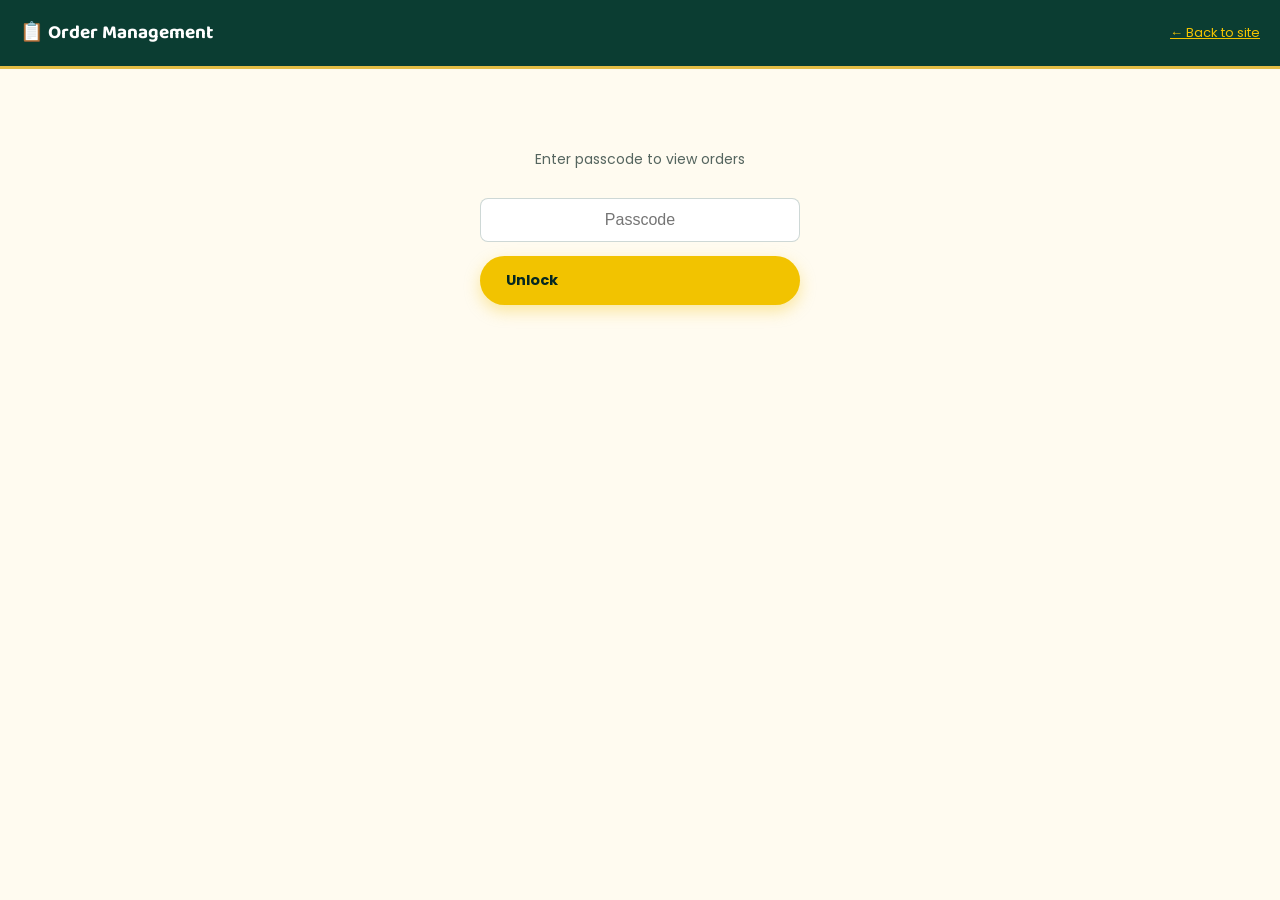
<file: admin.html>
<!DOCTYPE html>
<html lang="en">
<head>
<meta charset="UTF-8" />
<meta name="viewport" content="width=device-width, initial-scale=1.0" />
<title>Order Management — Wah Veer G Wah</title>
<meta name="robots" content="noindex, nofollow" />
<link rel="stylesheet" href="styles.css" />
<style>
  body { background: var(--cream-soft); padding-bottom: 60px; }
  .admin-header {
    background: var(--forest); color: var(--white); padding: 18px 20px; position: sticky; top: 0; z-index: 10;
    border-bottom: 3px solid var(--gold-line); display: flex; align-items: center; justify-content: space-between;
  }
  .admin-header h1 { font-family: var(--font-display); font-size: 19px; margin: 0; }
  .admin-header a { color: var(--yellow); font-size: 13px; text-decoration: underline; }
  .admin-wrap { max-width: 760px; margin: 0 auto; padding: 20px; }
  .admin-note {
    background: var(--cream); border-left: 3px solid var(--mustard); border-radius: var(--radius-sm);
    padding: 12px 14px; font-size: 12.5px; color: var(--forest-dark); line-height: 1.6; margin-bottom: 20px;
  }
  .gate { max-width: 320px; margin: 80px auto; text-align: center; }
  .gate input {
    width: 100%; padding: 12px 14px; border-radius: var(--radius-sm); border: 1.5px solid rgba(11,61,50,.2);
    font-size: 16px; text-align: center; margin: 14px 0;
  }
  .empty-state { text-align: center; padding: 60px 20px; color: #78877f; }
  .order-card {
    background: var(--white); border-radius: var(--radius-lg); padding: 18px; margin-bottom: 16px;
    box-shadow: var(--shadow-card); border-left: 5px solid var(--forest);
  }
  .order-card.status-cancelled { border-left-color: var(--burgundy); opacity: .6; }
  .order-card.status-delivered { border-left-color: #1d7a4c; }
  .order-top { display: flex; justify-content: space-between; align-items: flex-start; margin-bottom: 12px; flex-wrap: wrap; gap: 8px; }
  .order-num { font-family: var(--font-display); font-weight: 700; font-size: 16px; color: var(--forest-dark); }
  .order-time { font-size: 11.5px; color: #78877f; }
  .status-pill {
    font-size: 11px; font-weight: 700; text-transform: uppercase; padding: 4px 10px; border-radius: 999px;
    background: var(--cream); color: var(--forest-dark); letter-spacing: .03em;
  }
  .order-section { font-size: 13.5px; margin-bottom: 10px; line-height: 1.6; }
  .order-section b { color: var(--forest-dark); }
  .order-items-list { font-size: 13px; color: var(--ink); margin: 6px 0; padding-left: 0; list-style: none; }
  .order-items-list li { display: flex; justify-content: space-between; padding: 2px 0; }
  .order-total-row { display: flex; justify-content: space-between; font-weight: 700; font-family: var(--font-display); color: var(--forest-dark); border-top: 1px dashed rgba(11,61,50,.2); padding-top: 8px; margin-top: 6px; }
  .order-actions { display: flex; gap: 8px; flex-wrap: wrap; margin-top: 14px; }
  .status-btn {
    font-size: 12px; font-weight: 700; padding: 8px 14px; border-radius: 999px; border: 1.5px solid var(--forest);
    background: var(--white); color: var(--forest);
  }
  .status-btn.active { background: var(--forest); color: var(--white); }
  .cancel-btn {
    font-size: 12px; font-weight: 700; padding: 8px 14px; border-radius: 999px; border: 1.5px solid var(--burgundy);
    background: var(--white); color: var(--burgundy); margin-left: auto;
  }
  .call-btn { font-size: 12px; font-weight: 700; padding: 8px 14px; border-radius: 999px; background: var(--mustard); color: var(--white); border: none; }
</style>
</head>
<body>

  <div class="admin-header">
    <h1>📋 Order Management</h1>
    <a href="index.html">← Back to site</a>
  </div>

  <div id="gate" class="gate">
    <p style="color:#55655F; font-size:14px;">Enter passcode to view orders</p>
    <input type="password" id="passcode-input" placeholder="Passcode" />
    <button class="btn btn-primary" id="unlock-btn" style="width:100%;">Unlock</button>
    <p id="gate-error" style="color:var(--burgundy); font-size:12.5px; margin-top:10px;"></p>
  </div>

  <div class="admin-wrap" id="admin-content" style="display:none;">
    <div class="admin-note">
      ⚠️ <b>Important:</b> This screen only shows orders placed on <b>this same browser/device</b> — there's no
      central server behind this site, so it can't pull in orders from customers' phones automatically. The
      reliable way orders reach you is the WhatsApp message sent when a customer places an order. Use this page
      as a local order log / for testing. For a real multi-device dashboard, you'd need a backend added later.
    </div>
    <div id="orders-root"></div>
  </div>

  <script src="config.js"></script>
  <script>
    const ORDERS_KEY = "wvgw_orders_v1";
    const STATUSES = ["New", "Accepted", "Preparing", "Out for Delivery", "Delivered"];

    function loadOrders() {
      try {
        const raw = localStorage.getItem(ORDERS_KEY);
        return raw ? JSON.parse(raw) : [];
      } catch (e) { return []; }
    }
    function saveOrders(orders) {
      localStorage.setItem(ORDERS_KEY, JSON.stringify(orders));
    }

    function renderOrders() {
      const orders = loadOrders();
      const root = document.getElementById("orders-root");
      if (!orders.length) {
        root.innerHTML = `<div class="empty-state">No orders yet on this device.</div>`;
        return;
      }
      root.innerHTML = orders.map((o, idx) => {
        const statusClass = "status-" + o.status.toLowerCase().replace(/\s+/g, "-");
        const itemsHtml = o.items.map(l => `<li><span>${l.qty} × ${l.name} (${l.variant})</span><span>₹${l.qty * l.price}</span></li>`).join("");
        const statusBtns = STATUSES.map(s =>
          `<button class="status-btn ${o.status === s ? "active" : ""}" data-idx="${idx}" data-status="${s}">${s}</button>`
        ).join("");
        return `
          <div class="order-card ${statusClass}">
            <div class="order-top">
              <div>
                <div class="order-num">#${o.orderNumber}</div>
                <div class="order-time">${o.placedAt}</div>
              </div>
              <span class="status-pill">${o.status}</span>
            </div>
            <div class="order-section"><b>${o.name}</b> · ${o.phone}</div>
            <div class="order-section">${o.address}${o.landmark ? " (Landmark: " + o.landmark + ")" : ""}</div>
            <div class="order-section">Delivery distance: ${o.distanceKm != null ? o.distanceKm + " km" : "—"}</div>
            <ul class="order-items-list">${itemsHtml}</ul>
            <div class="order-total-row"><span>Total</span><span>₹${o.total}</span></div>
            <div class="order-actions">
              ${statusBtns}
              <button class="cancel-btn" data-idx="${idx}" data-status="Cancelled">Cancel Order</button>
            </div>
            <div class="order-actions">
              <a class="call-btn" href="tel:${o.phone}">📞 Call Customer</a>
            </div>
          </div>`;
      }).join("");

      root.querySelectorAll("[data-status]").forEach(btn => {
        btn.addEventListener("click", () => {
          const orders = loadOrders();
          orders[Number(btn.dataset.idx)].status = btn.dataset.status;
          saveOrders(orders);
          renderOrders();
        });
      });
    }

    document.getElementById("unlock-btn").addEventListener("click", () => {
      const val = document.getElementById("passcode-input").value;
      if (typeof CONFIG !== "undefined" && val === CONFIG.ADMIN_PASSCODE) {
        document.getElementById("gate").style.display = "none";
        document.getElementById("admin-content").style.display = "block";
        renderOrders();
      } else {
        document.getElementById("gate-error").textContent = "Incorrect passcode.";
      }
    });
    document.getElementById("passcode-input").addEventListener("keydown", (e) => {
      if (e.key === "Enter") document.getElementById("unlock-btn").click();
    });
  </script>
</body>
</html>
</file>
<file: styles.css>
/* =========================================================================
   WAH VEER G WAH — STYLES
   ========================================================================= */

@import url('https://fonts.googleapis.com/css2?family=Baloo+2:wght@500;700;800&family=Poppins:wght@400;500;600;700&display=swap');

:root {
  --forest: #0B3D32;
  --forest-dark: #06352C;
  --forest-darker: #052821;
  --mustard: #D6A900;
  --yellow: #F2C300;
  --cream: #FFF4D6;
  --cream-soft: #FFFBF0;
  --burgundy: #A91F2B;
  --magenta: #C93677;
  --white: #FFFFFF;
  --gold-line: #E4BD45;
  --ink: #17231F;

  --font-display: 'Baloo 2', 'Poppins', sans-serif;
  --font-body: 'Poppins', sans-serif;

  --radius-lg: 20px;
  --radius-md: 14px;
  --radius-sm: 8px;
  --shadow-card: 0 6px 18px rgba(6, 53, 44, 0.18);
  --header-h: 68px;
  --promo-h: 34px;
}

* { box-sizing: border-box; }
html { scroll-behavior: smooth; scroll-padding-top: calc(var(--header-h) + var(--promo-h) + 65px); }
@media (prefers-reduced-motion: reduce) { html { scroll-behavior: auto; } }

body {
  margin: 0;
  font-family: var(--font-body);
  background: var(--cream-soft);
  color: var(--ink);
  -webkit-font-smoothing: antialiased;
}

img { max-width: 100%; display: block; }

a { color: inherit; text-decoration: none; }

button { font-family: inherit; cursor: pointer; }

.container {
  max-width: 1180px;
  margin: 0 auto;
  padding: 0 20px;
}

/* -------------------------------------------------------------- utility */
.visually-hidden {
  position: absolute; width: 1px; height: 1px; overflow: hidden;
  clip: rect(0 0 0 0); white-space: nowrap;
}

.eyebrow-note {
  font-size: 13px;
  color: var(--forest);
  opacity: .75;
  background: var(--cream);
  border-left: 3px solid var(--mustard);
  padding: 8px 12px;
  border-radius: var(--radius-sm);
  margin: 10px 0 18px;
  line-height: 1.5;
}



/* -------------------------------------------------------------- header */
#promo-bar {
  position: sticky; top: 0; z-index: 101;
  height: var(--promo-h);
  background: var(--burgundy);
  border-bottom: 2px solid var(--gold-line);
  overflow: hidden;
  display: flex; align-items: center;
}
.promo-track {
  display: flex; gap: 60px; white-space: nowrap;
  animation: promoScroll 18s linear infinite;
  padding-left: 100%;
  will-change: transform;
}
.promo-item { color: var(--white); font-size: 12.5px; font-weight: 600; letter-spacing: .02em; }
@keyframes promoScroll {
  from { transform: translateX(0); }
  to { transform: translateX(-100%); }
}
@media (prefers-reduced-motion: reduce) {
  .promo-track { animation: none; padding-left: 12px; }
}

header.site-header {
  position: sticky; top: var(--promo-h); z-index: 100;
  background: var(--forest);
  border-bottom: 3px solid var(--gold-line);
  height: var(--header-h);
}
.header-inner {
  height: 100%; display: flex; align-items: center; justify-content: space-between;
  gap: 12px;
}
.brand { display: flex; align-items: center; gap: 10px; }
.brand img { width: 40px; height: 40px; border-radius: 50%; }
.brand .brand-text { font-family: var(--font-display); color: var(--white); font-weight: 700; font-size: 17px; line-height: 1.1; }
.brand .brand-text small { display: block; font-family: var(--font-body); font-weight: 400; color: var(--yellow); font-size: 10px; letter-spacing: .05em; }

nav.main-nav { display: none; gap: 26px; }
nav.main-nav a {
  color: var(--white); font-size: 14.5px; font-weight: 500; opacity: .9;
  padding: 6px 2px; border-bottom: 2px solid transparent; transition: border-color .2s, opacity .2s;
}
nav.main-nav a:hover { opacity: 1; border-color: var(--yellow); }

.header-actions { display: flex; align-items: center; gap: 10px; }
.icon-btn {
  width: 38px; height: 38px; border-radius: 50%; border: 1px solid rgba(255,255,255,.25);
  background: rgba(255,255,255,.06); color: var(--white); display: flex; align-items: center; justify-content: center;
  font-size: 16px; transition: background .2s;
}
.icon-btn:hover { background: rgba(255,255,255,.16); }
.btn-review-mini {
  display: none;
  background: var(--yellow); color: var(--forest-darker); font-weight: 700; font-size: 12.5px;
  padding: 9px 14px; border-radius: 999px; border: none; white-space: nowrap;
}
.hamburger { display: flex; }
@media (min-width: 860px) {
  nav.main-nav { display: flex; }
  .btn-review-mini { display: inline-flex; align-items: center; gap: 6px; }
  .hamburger { display: none; }
}

/* mobile drawer */
#mobile-nav {
  position: fixed; inset: calc(var(--header-h) + var(--promo-h)) 0 0 auto; width: min(78vw, 300px);
  background: var(--forest-dark); transform: translateX(100%); transition: transform .3s ease;
  z-index: 90; padding: 22px 22px; display: flex; flex-direction: column; gap: 4px;
  box-shadow: -10px 0 30px rgba(0,0,0,.3);
}
#mobile-nav.open { transform: translateX(0); }
#mobile-nav a { color: var(--white); font-size: 16px; padding: 12px 4px; border-bottom: 1px solid rgba(255,255,255,.08); }

/* search overlay */
#search-panel {
  position: fixed; top: calc(var(--header-h) + var(--promo-h)); left: 0; right: 0; z-index: 95;
  background: var(--forest-dark); padding: 14px 20px; transform: translateY(-120%);
  transition: transform .25s ease; border-bottom: 2px solid var(--gold-line);
}
#search-panel.open { transform: translateY(0); }
#search-panel input {
  width: 100%; padding: 12px 16px; border-radius: 999px; border: none; font-size: 15px;
  font-family: var(--font-body); outline: 2px solid transparent;
}
#search-panel input:focus { outline-color: var(--yellow); }

/* -------------------------------------------------------------- hero */
.hero {
  background:
    radial-gradient(circle at 15% 20%, rgba(214,169,0,.18), transparent 45%),
    radial-gradient(circle at 85% 80%, rgba(201,54,119,.15), transparent 40%),
    var(--forest);
  color: var(--white);
  padding: 46px 0 40px;
  position: relative;
  overflow: hidden;
}
.hero::before {
  content: ""; position: absolute; inset: 0;
  background-image: radial-gradient(circle, var(--gold-line) 1px, transparent 1.4px);
  background-size: 26px 26px; opacity: .08;
}
.hero-inner { position: relative; text-align: center; }
.hero .hero-logo {
  width: 96px; height: 96px; margin: 0 auto 18px; border-radius: 50%;
  box-shadow: 0 0 0 4px var(--yellow), var(--shadow-card);
}
.hero h1 {
  font-family: var(--font-display); font-weight: 800; letter-spacing: .01em;
  font-size: clamp(34px, 9vw, 58px); margin: 0 0 6px; line-height: 1;
  color: var(--yellow); text-shadow: 0 3px 0 rgba(0,0,0,.25);
}
.hero .tagline { font-size: clamp(15px, 3.4vw, 18px); color: var(--cream); margin: 0 0 4px; font-weight: 500; }
.hero .cuisine { font-size: 13.5px; letter-spacing: .12em; color: var(--white); opacity: .75; margin: 0 0 20px; }
.hero p.blurb { max-width: 560px; margin: 0 auto 26px; font-size: 15px; line-height: 1.7; color: rgba(255,255,255,.85); }

.hero-ctas { display: flex; gap: 12px; justify-content: center; flex-wrap: wrap; margin-bottom: 22px; }
.btn {
  display: inline-flex; align-items: center; gap: 8px; padding: 14px 26px; border-radius: 999px;
  font-weight: 700; font-size: 14.5px; border: none; transition: transform .15s ease, box-shadow .15s ease;
}
.btn:active { transform: scale(.97); }
.btn-primary { background: var(--yellow); color: var(--forest-darker); box-shadow: 0 6px 16px rgba(242,195,0,.35); }
.btn-primary:hover { box-shadow: 0 8px 20px rgba(242,195,0,.45); }
.btn-outline { background: transparent; color: var(--white); border: 1.5px solid rgba(255,255,255,.5); }
.btn-outline:hover { border-color: var(--white); }
.btn-google { background: var(--white); color: var(--ink); }

.trust-line { display: flex; align-items: center; justify-content: center; gap: 8px; color: var(--cream); font-size: 14px; }
.trust-line .stars { color: var(--yellow); letter-spacing: 2px; }

/* food collage */
.collage {
  display: grid; grid-template-columns: repeat(4, 1fr); gap: 10px; max-width: 640px;
  margin: 28px auto 0;
}
.collage div {
  aspect-ratio: 1; border-radius: 16px; display: flex; align-items: center; justify-content: center;
  font-size: 30px; box-shadow: var(--shadow-card);
}
.collage div:nth-child(1) { background: var(--burgundy); }
.collage div:nth-child(2) { background: var(--mustard); }
.collage div:nth-child(3) { background: var(--magenta); }
.collage div:nth-child(4) { background: var(--forest-dark); border: 1.5px solid var(--gold-line); }

/* -------------------------------------------------------------- section shell */
.section { padding: 46px 0; }
.section-title {
  font-family: var(--font-display); font-weight: 700; font-size: clamp(24px, 5vw, 32px);
  color: var(--forest-dark); text-align: center; margin: 0 0 8px;
}
.section-sub { text-align: center; color: #55655F; font-size: 14.5px; margin: 0 0 30px; }

/* -------------------------------------------------------------- category filter */
.cat-nav-wrap {
  position: sticky; top: calc(var(--header-h) + var(--promo-h)); z-index: 60; background: var(--cream-soft);
  border-bottom: 1px solid rgba(11,61,50,.1); padding: 12px 0;
}
.filter-row {
  display: flex; gap: 8px; overflow-x: auto; padding: 0 20px; scrollbar-width: none;
  scroll-behavior: smooth; -webkit-overflow-scrolling: touch;
}
.filter-row::-webkit-scrollbar { display: none; }
.filter-chip {
  flex: 0 0 auto; padding: 6px 14px; border-radius: 999px; font-size: 12.5px; font-weight: 600;
  background: var(--cream); border: 1px solid var(--mustard); color: var(--forest-dark);
}
.filter-chip.active { background: var(--mustard); color: var(--white); }

/* -------------------------------------------------------------- menu category blocks */
.menu-category { padding: 34px 0 6px; }
.cat-header {
  display: flex; align-items: center; gap: 12px; margin-bottom: 6px;
  padding: 12px 18px; border-radius: var(--radius-md); color: var(--white);
}
.cat-header .icon { width: 26px; height: 26px; flex-shrink: 0; color: var(--white); }
.cat-header h2 { font-family: var(--font-display); font-size: 20px; margin: 0; font-weight: 700; display: flex; align-items: center; gap: 8px; flex-wrap: wrap; }
.cat-header .cat-subtitle { font-size: 12px; opacity: .85; margin-top: 1px; }
.popular-tag {
  font-family: var(--font-body); font-size: 10px; font-weight: 700; letter-spacing: .04em;
  background: var(--yellow); color: var(--forest-darker); padding: 3px 9px; border-radius: 999px;
  text-transform: uppercase;
}

.cat-header.tone-a { background: linear-gradient(90deg, var(--burgundy), #7f1620); }
.cat-header.tone-b { background: linear-gradient(90deg, var(--magenta), #9c2a5c); }
.cat-header.tone-c { background: linear-gradient(90deg, var(--forest), var(--forest-dark)); }
.cat-header.tone-d { background: linear-gradient(90deg, var(--mustard), #b58900); }

.cat-note {
  font-size: 12.5px; color: var(--forest); background: var(--cream); padding: 8px 14px; border-radius: var(--radius-sm);
  margin: 10px 0 16px; border-left: 3px solid var(--mustard); line-height: 1.5;
}

.item-grid { display: grid; grid-template-columns: 1fr; gap: 12px; margin-bottom: 8px; }
@media (min-width: 620px) { .item-grid { grid-template-columns: 1fr 1fr; } }
@media (min-width: 980px) { .item-grid { grid-template-columns: 1fr 1fr 1fr; } }

.food-card {
  background: var(--white); border-radius: var(--radius-md); padding: 14px 16px;
  display: flex; gap: 12px; align-items: flex-start; box-shadow: 0 2px 8px rgba(11,61,50,.08);
  border: 1px solid rgba(11,61,50,.06); transition: transform .15s ease, box-shadow .15s ease;
}
.food-card:hover { transform: translateY(-2px); box-shadow: var(--shadow-card); }
.food-card .card-icon-wrap {
  flex-shrink: 0; width: 44px; height: 44px; border-radius: 12px;
  background: var(--cream-soft); border: 1px solid rgba(11,61,50,.08);
  display: flex; align-items: center; justify-content: center;
}
.food-card .card-icon { width: 30px; height: 30px; }
.food-card .info { flex: 1; min-width: 0; }
.food-card .info .name-row { display: flex; align-items: baseline; gap: 6px; flex-wrap: wrap; }
.food-card .info .name { font-weight: 600; font-size: 14.5px; color: var(--ink); }
.food-card .info .spice { color: var(--burgundy); font-size: 12px; }
.food-card .info .desc { font-size: 12px; color: #6b7871; margin-top: 3px; line-height: 1.5; }
.food-card .info .needs-confirm { font-size: 10.5px; color: var(--burgundy); font-style: italic; margin-top: 2px; display: block; }
.food-card .price {
  flex-shrink: 0; text-align: right; font-family: var(--font-display); color: var(--forest-dark);
}
.food-card .price .single { font-size: 17px; font-weight: 700; }
.food-card .price .hf { font-size: 12px; line-height: 1.5; }
.food-card .price .hf b { font-size: 14px; color: var(--forest-dark); }

.no-results { text-align: center; padding: 40px 20px; color: #78877f; display: none; }
.no-results.show { display: block; }

.price-note { text-align: center; font-size: 13px; color: #55655F; margin-top: 10px; font-style: italic; }

/* featured / signature strip */
.featured-strip { background: var(--forest-dark); }
.featured-strip .section-title, .featured-strip .section-sub { color: var(--cream); }
.featured-strip .cat-header { margin-bottom: 6px; }

/* -------------------------------------------------------------- google reviews */
.reviews-section { background: var(--cream); }
.google-badge { display: flex; align-items: center; justify-content: center; gap: 10px; margin-bottom: 6px; }
.google-badge svg { width: 26px; height: 26px; }
.reviews-links { margin-top: 14px; font-size: 13px; }
.reviews-links a { text-decoration: underline; color: var(--forest); }

.reviews-cta-box {
  max-width: 560px; margin: 0 auto; background: var(--white); border-radius: var(--radius-lg);
  padding: 30px 24px; text-align: center; box-shadow: var(--shadow-card);
}
.reviews-cta-box .stars { color: var(--yellow); font-size: 22px; letter-spacing: 3px; }
.reviews-cta-box p { color: #55655F; font-size: 14px; margin: 10px 0 20px; }

/* -------------------------------------------------------------- instagram */
.instagram-section { text-align: center; }
.ig-gallery { display: grid; grid-template-columns: repeat(3, 1fr); gap: 10px; max-width: 560px; margin: 0 auto 26px; }
.ig-gallery div {
  aspect-ratio: 1; border-radius: 14px; display: flex; align-items: center; justify-content: center;
  font-size: 22px; color: var(--white);
}
.ig-gallery div:nth-child(1) { background: linear-gradient(135deg, var(--burgundy), var(--magenta)); }
.ig-gallery div:nth-child(2) { background: linear-gradient(135deg, var(--mustard), var(--yellow)); }
.ig-gallery div:nth-child(3) { background: linear-gradient(135deg, var(--forest), var(--forest-dark)); }
.ig-gallery div:nth-child(4) { background: linear-gradient(135deg, var(--magenta), var(--burgundy)); }
.ig-gallery div:nth-child(5) { background: linear-gradient(135deg, var(--forest-dark), var(--forest)); }
.ig-gallery div:nth-child(6) { background: linear-gradient(135deg, var(--yellow), var(--mustard)); }

.ig-embeds {
  display: flex; gap: 16px; overflow-x: auto; padding-bottom: 10px; margin-bottom: 20px;
  scroll-behavior: smooth; -webkit-overflow-scrolling: touch;
}
.ig-embeds .instagram-media { flex: 0 0 auto; margin: 0 !important; }

/* -------------------------------------------------------------- why us */
.why-grid { display: grid; grid-template-columns: repeat(2, 1fr); gap: 14px; max-width: 720px; margin: 0 auto; }
@media (min-width: 700px) { .why-grid { grid-template-columns: repeat(5, 1fr); } }
.why-card {
  background: var(--white); border-radius: var(--radius-md); padding: 18px 10px; text-align: center;
  box-shadow: 0 2px 8px rgba(11,61,50,.08); border-top: 3px solid var(--mustard);
}
.why-card .ic { font-size: 26px; margin-bottom: 8px; }
.why-card .lbl { font-size: 12.5px; font-weight: 600; color: var(--forest-dark); }

/* -------------------------------------------------------------- footer */
footer {
  background: var(--forest-darker); color: rgba(255,255,255,.85); padding: 40px 0 24px;
}
.footer-grid { display: grid; grid-template-columns: 1fr; gap: 26px; }
@media (min-width: 720px) { .footer-grid { grid-template-columns: 1.2fr 1fr 1fr; } }
.footer-brand h3 { font-family: var(--font-display); color: var(--yellow); font-size: 22px; margin: 0 0 4px; }
.footer-brand p { margin: 2px 0; font-size: 13.5px; }
.footer-col h4 { color: var(--white); font-size: 13px; text-transform: uppercase; letter-spacing: .08em; margin: 0 0 12px; }
.footer-col a, .footer-col p { display: block; font-size: 13.5px; margin-bottom: 8px; color: rgba(255,255,255,.75); }
.footer-col a:hover { color: var(--yellow); }
.footer-bottom {
  margin-top: 30px; padding-top: 18px; border-top: 1px solid rgba(255,255,255,.1);
  font-size: 12px; text-align: center; color: rgba(255,255,255,.5);
}

/* -------------------------------------------------------------- misc */
::selection { background: var(--yellow); color: var(--forest-darker); }
:focus-visible { outline: 3px solid var(--yellow); outline-offset: 2px; }

@media (prefers-reduced-motion: reduce) {
  * { animation-duration: .001s !important; transition-duration: .001s !important; }
}

/* =========================================================================
   HOME DELIVERY: banner, cart controls, FAB, drawer
   ========================================================================= */

/* ---- banner ---- */
.delivery-banner {
  background: linear-gradient(135deg, var(--burgundy), #7f1620);
  padding: 22px 0;
}
.delivery-banner-inner {
  display: flex; flex-direction: column; gap: 14px; align-items: center; text-align: center;
}
@media (min-width: 640px) {
  .delivery-banner-inner { flex-direction: row; justify-content: space-between; text-align: left; }
}
.delivery-banner-badge {
  display: inline-block; background: var(--yellow); color: var(--forest-darker); font-weight: 700;
  font-size: 11.5px; letter-spacing: .03em; text-transform: uppercase; padding: 5px 12px; border-radius: 999px;
  margin-bottom: 8px;
}
.delivery-banner-text h2 {
  font-family: var(--font-display); color: var(--white); font-size: clamp(22px, 5vw, 28px); margin: 0 0 2px;
}
.delivery-banner-text p { color: rgba(255,255,255,.85); font-size: 13.5px; margin: 0; }
.delivery-banner-btn { flex-shrink: 0; white-space: nowrap; }

/* ---- per-item price/cart controls on menu cards ---- */
.price-multi { display: flex; flex-direction: column; gap: 6px; align-items: flex-end; }
.price-ctrl { display: flex; align-items: center; gap: 8px; }
.price-ctrl-label {
  font-size: 11.5px; color: #6b7871; display: flex; flex-direction: column; align-items: flex-end; line-height: 1.3;
}
.price-ctrl-label b { font-size: 14px; color: var(--forest-dark); font-family: var(--font-display); }
.ctrl-add {
  background: var(--forest); color: var(--white); border: none; border-radius: 999px;
  font-size: 11.5px; font-weight: 700; padding: 6px 12px; white-space: nowrap;
}
.ctrl-add:hover { background: var(--forest-dark); }
.ctrl-stepper {
  align-items: center; gap: 0; border: 1.5px solid var(--forest); border-radius: 999px; overflow: hidden;
}
.ctrl-btn {
  background: var(--forest); color: var(--white); border: none; width: 26px; height: 26px;
  font-size: 15px; line-height: 1; display: flex; align-items: center; justify-content: center;
}
.ctrl-qty { min-width: 22px; text-align: center; font-size: 13px; font-weight: 700; color: var(--forest-dark); }

/* ---- floating action button ---- */
#delivery-fab {
  position: fixed; right: 18px; bottom: 18px; z-index: 120;
  width: 60px; height: 60px; border-radius: 50%; border: none;
  background: var(--burgundy); color: var(--white); font-size: 26px;
  box-shadow: 0 6px 20px rgba(169,31,43,.5);
  display: flex; align-items: center; justify-content: center;
}
#delivery-fab-badge {
  position: absolute; top: -2px; right: -2px; background: var(--yellow); color: var(--forest-darker);
  font-size: 11px; font-weight: 800; min-width: 20px; height: 20px; border-radius: 999px;
  display: none; align-items: center; justify-content: center; padding: 0 4px;
  border: 2px solid var(--cream-soft);
}

/* ---- drawer ---- */
#delivery-backdrop {
  position: fixed; inset: 0; background: rgba(6,53,44,.55); z-index: 130;
  opacity: 0; visibility: hidden; transition: opacity .25s ease, visibility .25s ease;
}
#delivery-backdrop.open { opacity: 1; visibility: visible; }

#delivery-drawer {
  position: fixed; top: 0; right: 0; bottom: 0; width: min(420px, 100vw); z-index: 131;
  background: var(--cream-soft); transform: translateX(100%); transition: transform .3s ease;
  display: flex; flex-direction: column; box-shadow: -10px 0 30px rgba(0,0,0,.25);
}
#delivery-drawer.open { transform: translateX(0); }

.drawer-header {
  display: flex; align-items: center; justify-content: space-between; padding: 18px 20px;
  background: var(--forest); color: var(--white); font-family: var(--font-display); font-weight: 700; font-size: 17px;
  flex-shrink: 0;
}
.drawer-header button {
  background: rgba(255,255,255,.12); border: none; color: var(--white); width: 32px; height: 32px;
  border-radius: 50%; font-size: 15px;
}
#drawer-body { flex: 1; overflow-y: auto; padding: 20px; }

.drawer-empty { text-align: center; padding: 30px 10px; }
.drawer-empty-icon { font-size: 40px; margin-bottom: 10px; }
.drawer-empty p { color: #55655F; font-size: 14px; margin: 0 0 18px; line-height: 1.6; }

.delivery-badge-row { margin-bottom: 14px; }
.delivery-avail-badge {
  display: inline-block; background: var(--cream); color: var(--forest-dark); font-size: 12px; font-weight: 700;
  padding: 6px 12px; border-radius: 999px; border: 1px solid var(--mustard);
}

.cart-lines { display: flex; flex-direction: column; gap: 12px; margin-bottom: 16px; }
.cart-line {
  display: flex; align-items: center; gap: 10px; background: var(--white); border-radius: var(--radius-md);
  padding: 12px 14px; box-shadow: 0 2px 6px rgba(11,61,50,.06);
}
.cart-line-info { flex: 1; min-width: 0; }
.cart-line-name { font-weight: 600; font-size: 13.5px; color: var(--ink); }
.cart-line-variant { font-size: 11.5px; color: #78877f; margin-top: 2px; }
.cart-line-total { font-family: var(--font-display); font-weight: 700; color: var(--forest-dark); font-size: 14px; min-width: 46px; text-align: right; }

.cart-summary-row {
  display: flex; justify-content: space-between; font-family: var(--font-display); font-weight: 700;
  font-size: 17px; color: var(--forest-dark); padding: 14px 4px; border-top: 1.5px dashed rgba(11,61,50,.2); margin-bottom: 16px;
}

.drawer-cta { width: 100%; justify-content: center; }
.drawer-back {
  background: none; border: none; color: var(--forest); font-size: 13px; font-weight: 600;
  padding: 0; margin-bottom: 14px;
}
.drawer-h { font-family: var(--font-display); color: var(--forest-dark); font-size: 19px; margin: 0 0 16px; }

.dform-label { display: block; font-size: 12px; font-weight: 700; text-transform: uppercase; letter-spacing: .03em; color: var(--forest-dark); margin: 14px 0 6px; }
.dform-label:first-of-type { margin-top: 0; }
.dform-input {
  width: 100%; border: 1.5px solid rgba(11,61,50,.15); border-radius: var(--radius-sm); padding: 11px 13px;
  font-family: var(--font-body); font-size: 15px; color: var(--ink); background: var(--white); resize: vertical;
}
.dform-input:focus { outline: none; border-color: var(--mustard); }
.dform-err { color: var(--burgundy); font-size: 12px; min-height: 16px; margin-top: 4px; font-weight: 600; }
.dform-note { font-size: 11.5px; color: #78877f; text-align: center; margin-top: 12px; line-height: 1.6; }

.too-far-msg { font-weight: 700; color: var(--burgundy); font-size: 15px; line-height: 1.6; }

.review-block { background: var(--white); border-radius: var(--radius-md); padding: 16px; margin-bottom: 14px; box-shadow: 0 2px 6px rgba(11,61,50,.06); }
.review-block-title { font-size: 11.5px; font-weight: 700; text-transform: uppercase; letter-spacing: .03em; color: #78877f; margin-bottom: 10px; }
.review-line { display: flex; justify-content: space-between; font-size: 13.5px; padding: 4px 0; color: var(--ink); }
.review-total { font-weight: 700; font-family: var(--font-display); font-size: 15px; color: var(--forest-dark); border-top: 1px dashed rgba(11,61,50,.2); margin-top: 6px; padding-top: 10px; }
.review-detail { font-size: 13.5px; color: var(--ink); padding: 3px 0; line-height: 1.5; }
.review-distance { color: #1d7a4c; font-weight: 700; font-size: 12.5px; }

.order-success { text-align: center; margin-bottom: 18px; }
.order-success-icon { font-size: 44px; margin-bottom: 8px; }
.order-number {
  display: inline-block; margin-top: 8px; background: var(--cream); color: var(--forest-dark); font-weight: 700;
  font-family: var(--font-display); font-size: 15px; padding: 6px 16px; border-radius: 999px;
}

/* .btn-outline is designed for dark backgrounds (hero); inside the light
   drawer it needs dark text/border instead, or it's invisible. */
#drawer-body .btn-outline { color: var(--forest-dark); border-color: var(--forest); }
</file>
